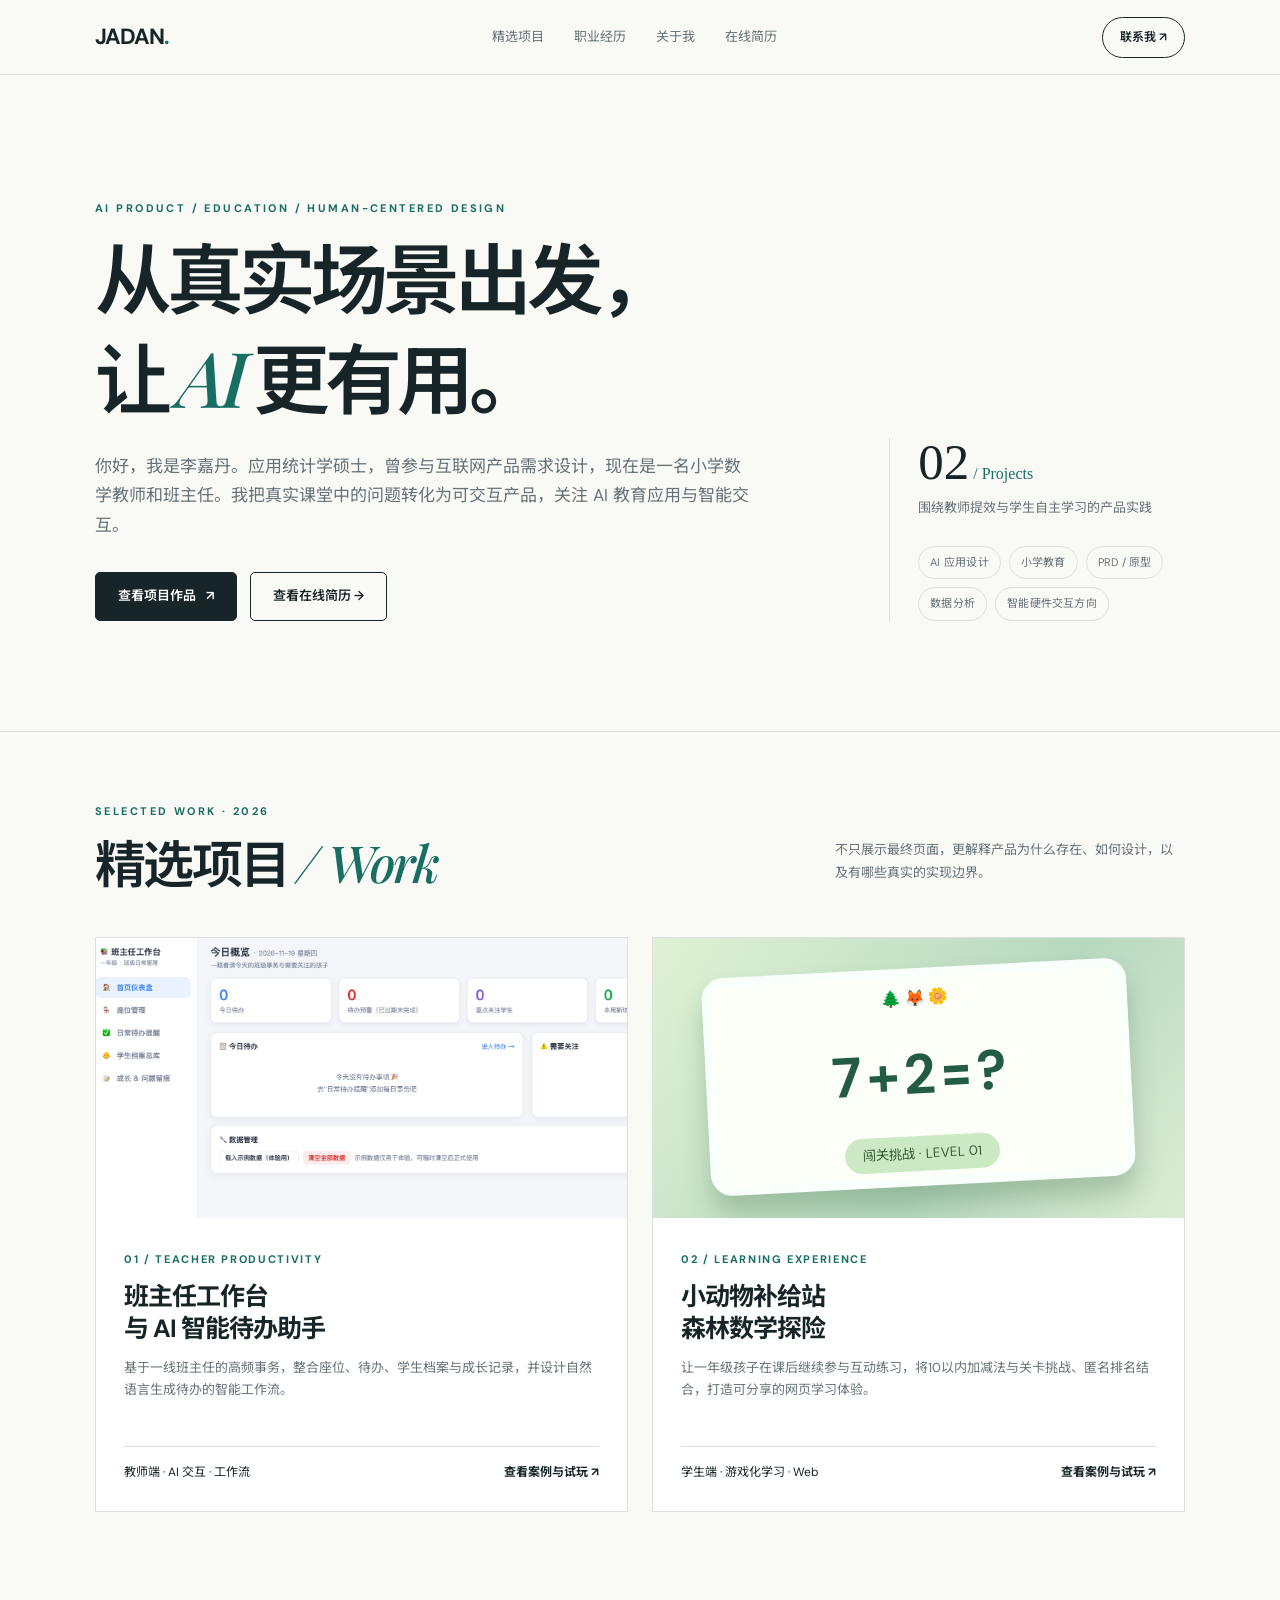
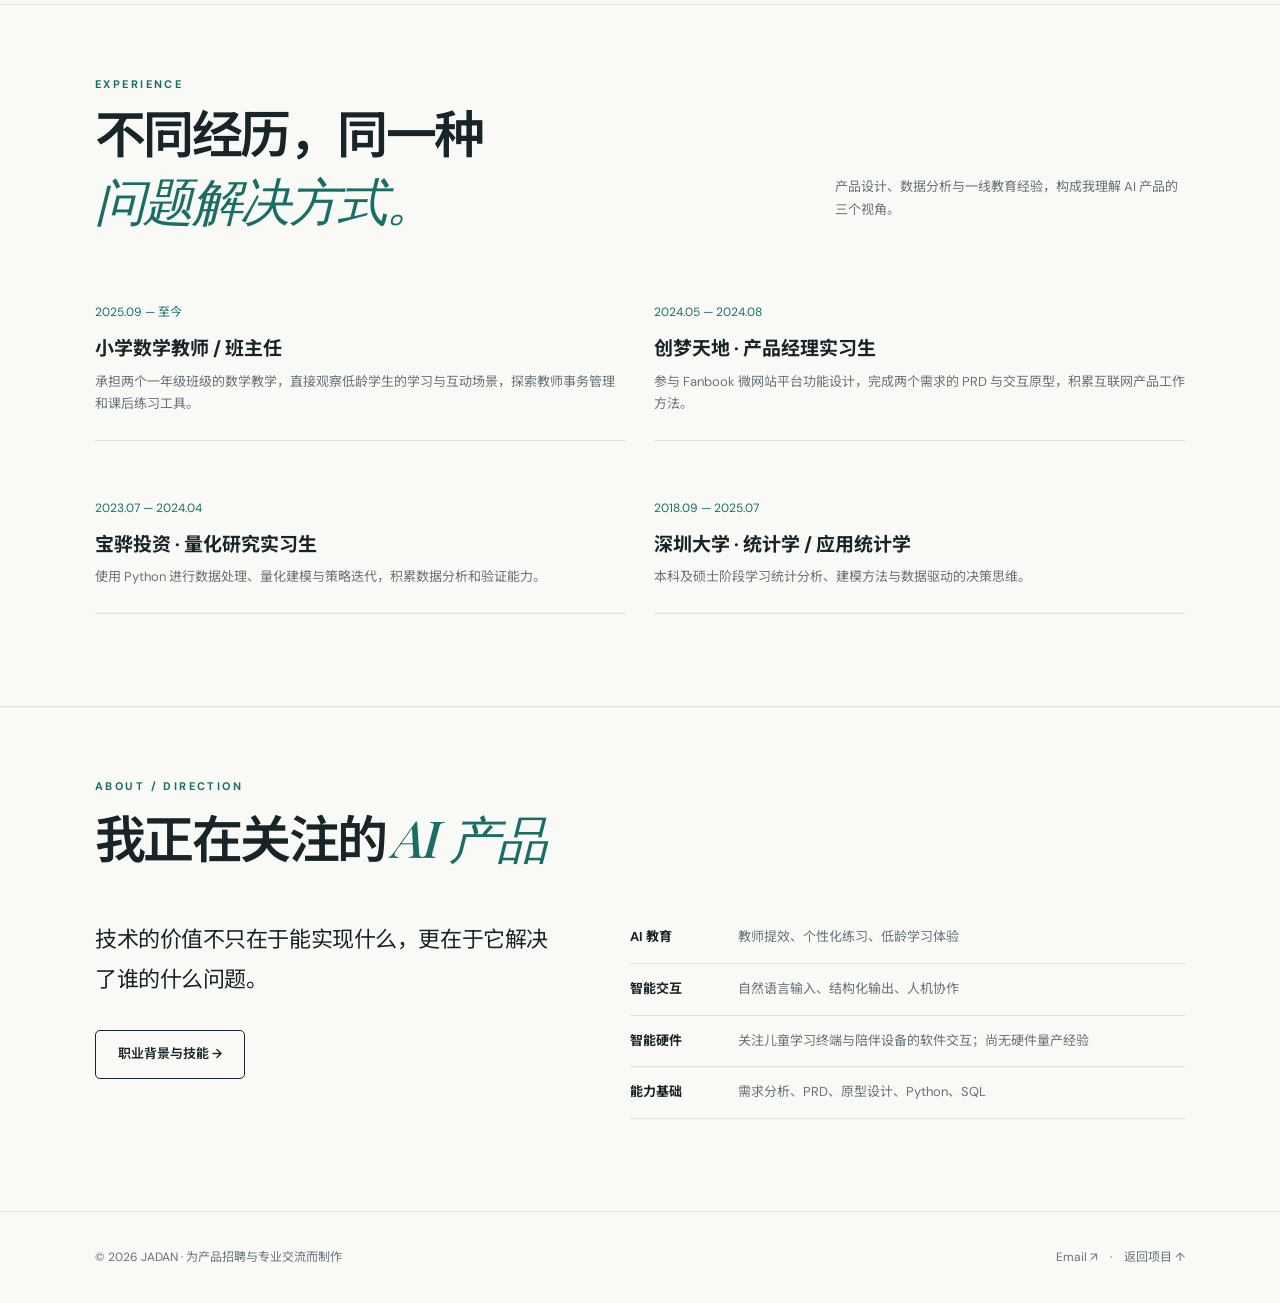
<file: index.html>
<!doctype html><html lang="zh-CN"><head><meta charset="UTF-8"><meta name="viewport" content="width=device-width,initial-scale=1"><meta name="description" content="李嘉丹的AI产品作品集：教育场景、智能交互、产品设计与数据分析。"><title>李嘉丹 · AI 产品作品集</title><link rel="stylesheet" href="style.css"><script src="script.js" defer></script></head><body>
<header class="topbar"><nav class="wrap nav" aria-label="主导航"><a class="brand" href="index.html">JADAN<span>.</span></a><button class="menu" aria-label="展开导航" aria-expanded="false">☰</button><div class="links"><a href="#work">精选项目</a><a href="#experience">职业经历</a><a href="#about">关于我</a><a href="resume.html">在线简历</a></div><a class="nav-contact" href="mailto:lijiadan_01@163.com">联系我 ↗</a></nav></header>
<main><div class="wrap"><section class="hero"><div><div class="eyebrow">AI Product / Education / Human-centered Design</div><h1>从真实场景出发，<br>让 <span class="serif">AI</span> 更有用。</h1><p class="intro">你好，我是李嘉丹。应用统计学硕士，曾参与互联网产品需求设计，现在是一名小学数学教师和班主任。我把真实课堂中的问题转化为可交互产品，关注 AI 教育应用与智能交互。</p><div class="actions"><a class="btn" href="#work">查看项目作品 <span>↗</span></a><a class="btn ghost" href="resume.html">查看在线简历 →</a></div></div><aside class="hero-side"><div class="big">02<span style="font-size:16px;color:var(--accent)"> / Projects</span></div><p>围绕教师提效与学生自主学习的产品实践</p><div class="tags"><span class="tag">AI 应用设计</span><span class="tag">小学教育</span><span class="tag">PRD / 原型</span><span class="tag">数据分析</span><span class="tag">智能硬件交互方向</span></div></aside></section></div>
<section id="work" class="section"><div class="wrap"><div class="section-heading"><div><div class="eyebrow">Selected Work · 2026</div><h2>精选项目 <span class="serif">/ Work</span></h2></div><p>不只展示最终页面，更解释产品为什么存在、如何设计，以及有哪些真实的实现边界。</p></div><div class="project-grid"><a href="teacher.html" class="project"><div class="project-visual"><img src="assets/teacher-dashboard.png" alt="班主任工作台首页的真实界面截图"></div><div class="pbody"><span class="pnum">01 / TEACHER PRODUCTIVITY</span><h3>班主任工作台<br>与 AI 智能待办助手</h3><p>基于一线班主任的高频事务，整合座位、待办、学生档案与成长记录，并设计自然语言生成待办的智能工作流。</p><div class="pfoot"><span>教师端 · AI 交互 · 工作流</span><strong>查看案例与试玩 ↗</strong></div></div></a><a href="math.html" class="project"><div class="project-visual math"><div class="math-art"><div>🌲 🦊 🌼</div><strong>7 + 2 = ?</strong><small>闯关挑战 · LEVEL 01</small></div></div><div class="pbody"><span class="pnum">02 / LEARNING EXPERIENCE</span><h3>小动物补给站<br>森林数学探险</h3><p>让一年级孩子在课后继续参与互动练习，将10以内加减法与关卡挑战、匿名排名结合，打造可分享的网页学习体验。</p><div class="pfoot"><span>学生端 · 游戏化学习 · Web</span><strong>查看案例与试玩 ↗</strong></div></div></a></div></div></section>
<section id="experience" class="section"><div class="wrap"><div class="section-heading"><div><div class="eyebrow">Experience</div><h2>不同经历，同一种<br><span class="serif">问题解决方式。</span></h2></div><p>产品设计、数据分析与一线教育经验，构成我理解 AI 产品的三个视角。</p></div><div class="timeline"><div class="timeline-item"><small>2025.09 — 至今</small><h3>小学数学教师 / 班主任</h3><p>承担两个一年级班级的数学教学，直接观察低龄学生的学习与互动场景，探索教师事务管理和课后练习工具。</p></div><div class="timeline-item"><small>2024.05 — 2024.08</small><h3>创梦天地 · 产品经理实习生</h3><p>参与 Fanbook 微网站平台功能设计，完成两个需求的 PRD 与交互原型，积累互联网产品工作方法。</p></div><div class="timeline-item"><small>2023.07 — 2024.04</small><h3>宝骅投资 · 量化研究实习生</h3><p>使用 Python 进行数据处理、量化建模与策略迭代，积累数据分析和验证能力。</p></div><div class="timeline-item"><small>2018.09 — 2025.07</small><h3>深圳大学 · 统计学 / 应用统计学</h3><p>本科及硕士阶段学习统计分析、建模方法与数据驱动的决策思维。</p></div></div></div></section>
<section id="about" class="section"><div class="wrap"><div class="section-heading"><div><div class="eyebrow">About / Direction</div><h2>我正在关注的 <span class="serif">AI 产品</span></h2></div></div><div class="about-grid"><div><p class="lead">技术的价值不只在于能实现什么，更在于它解决了谁的什么问题。</p><div class="actions"><a class="btn ghost" href="resume.html">职业背景与技能 →</a></div></div><div><div class="fact"><b>AI 教育</b><span>教师提效、个性化练习、低龄学习体验</span></div><div class="fact"><b>智能交互</b><span>自然语言输入、结构化输出、人机协作</span></div><div class="fact"><b>智能硬件</b><span>关注儿童学习终端与陪伴设备的软件交互；尚无硬件量产经验</span></div><div class="fact"><b>能力基础</b><span>需求分析、PRD、原型设计、Python、SQL</span></div></div></div></div></section></main>
<footer><div class="wrap foot"><span>© 2026 JADAN · 为产品招聘与专业交流而制作</span><span><a href="mailto:lijiadan_01@163.com">Email ↗</a>　·　<a href="#work">返回项目 ↑</a></span></div></footer></body></html>
</file>
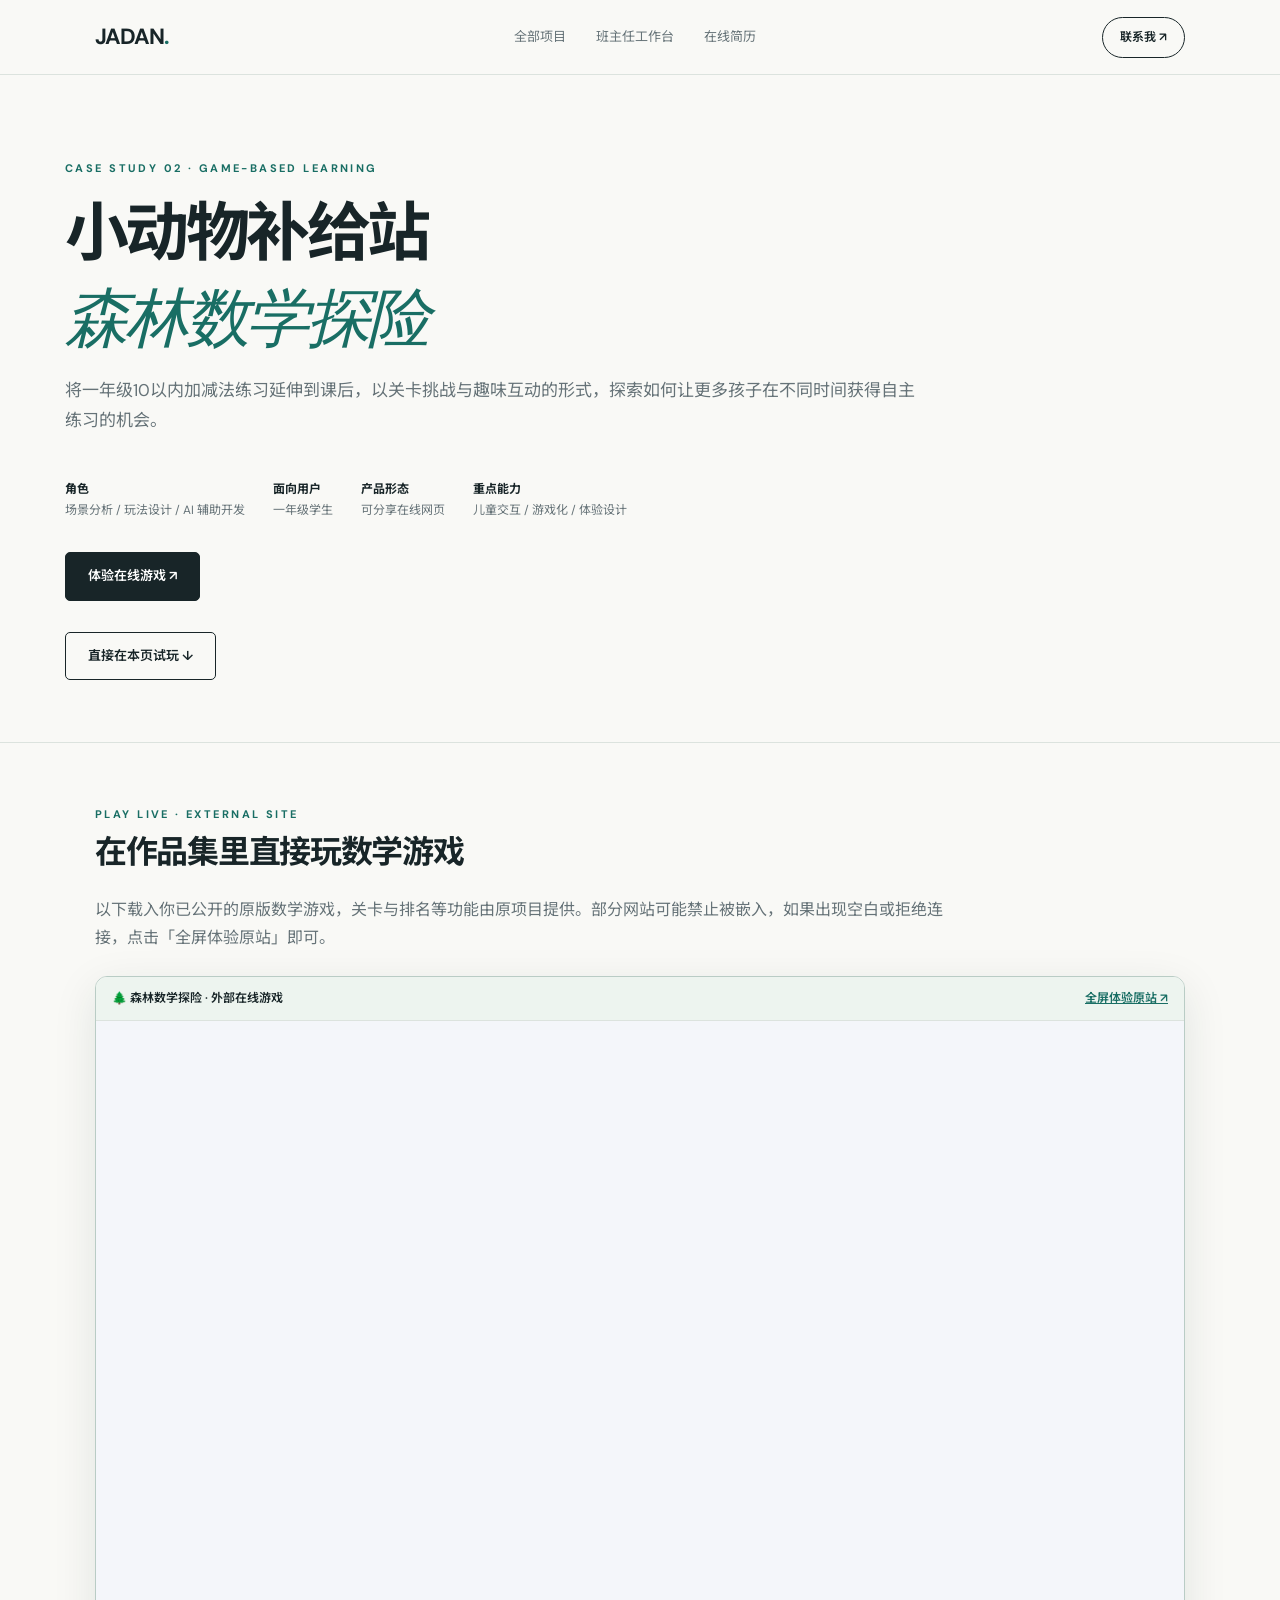
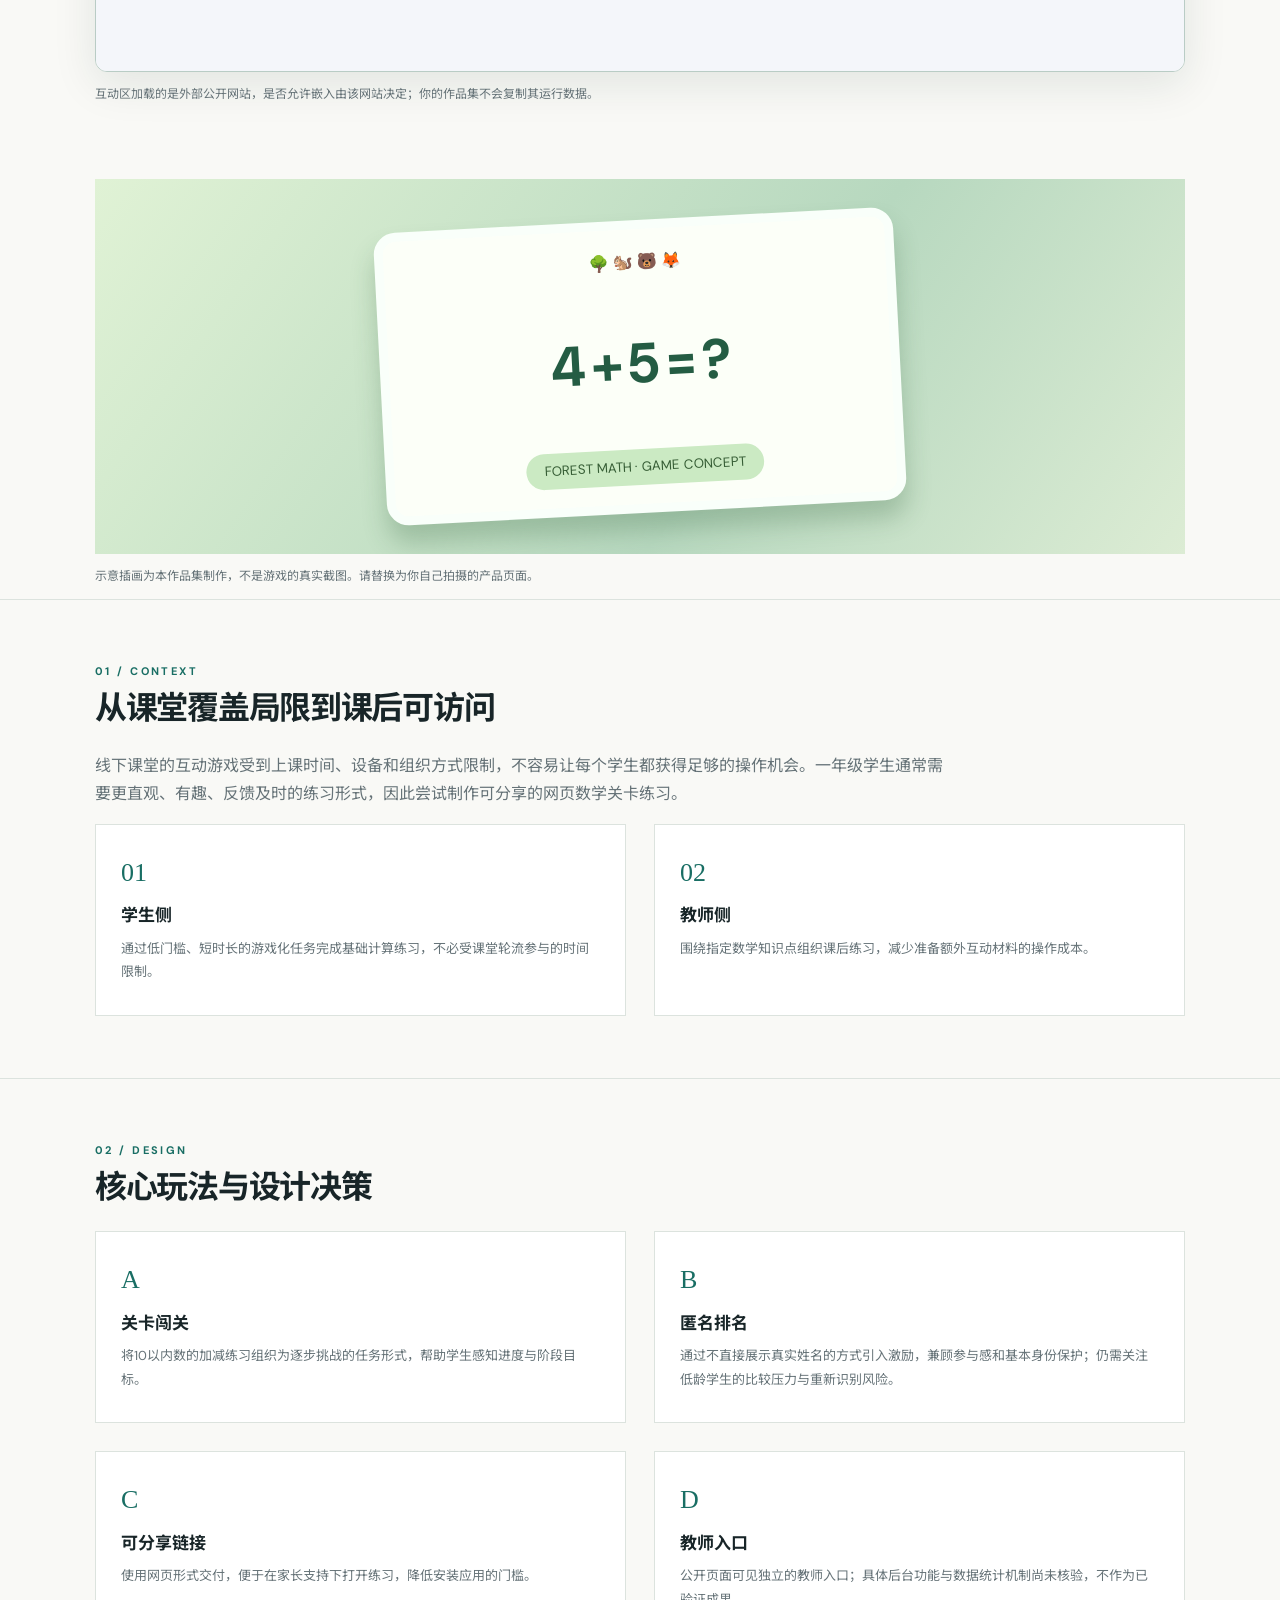
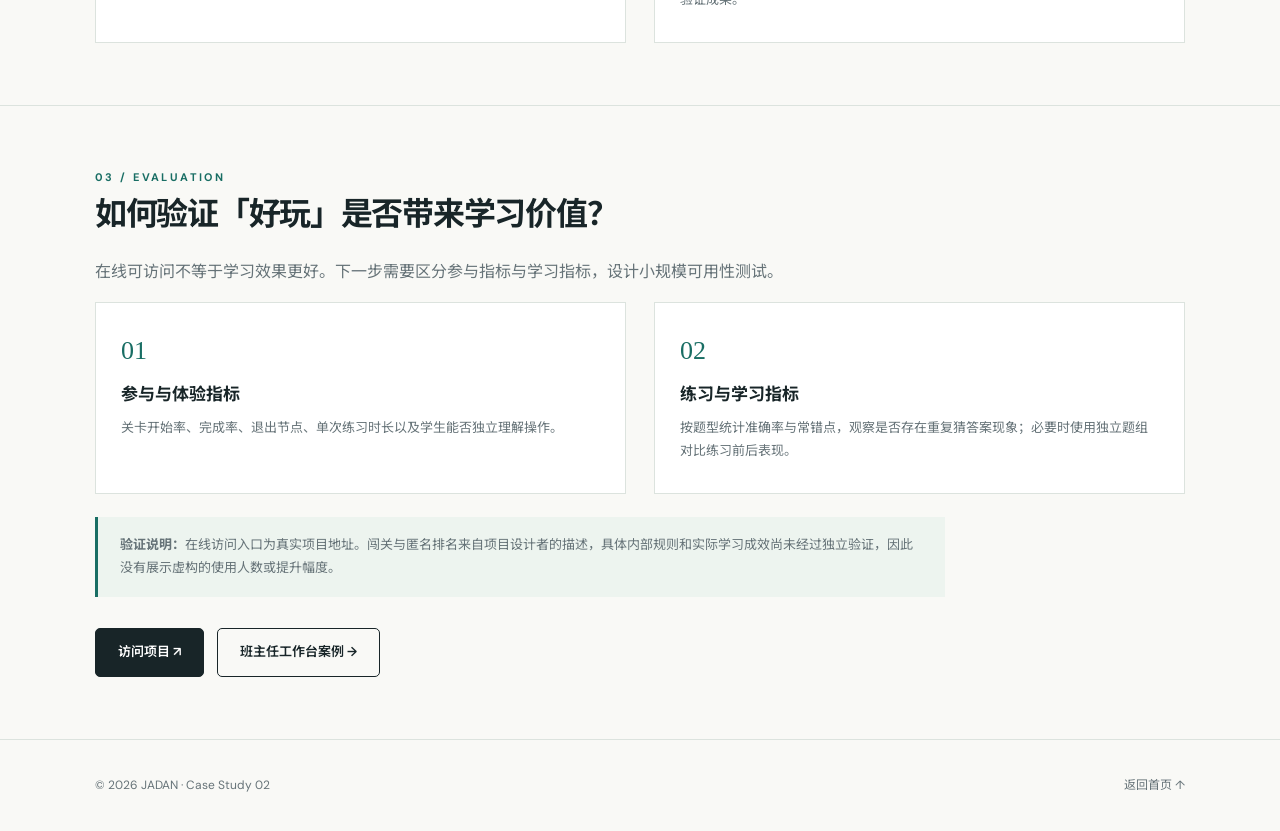
<file: math.html>
<!doctype html><html lang="zh-CN"><head><meta charset="UTF-8"><meta name="viewport" content="width=device-width,initial-scale=1"><title>森林数学探险 · 李嘉丹的产品作品集</title><meta name="description" content="面向小学一年级的10以内加减法闯关练习产品案例。"><link rel="stylesheet" href="style.css"><script src="script.js" defer></script></head><body>
<header class="topbar"><nav class="wrap nav"><a class="brand" href="index.html">JADAN<span>.</span></a><button class="menu" aria-expanded="false" aria-label="展开导航">☰</button><div class="links"><a href="index.html#work">全部项目</a><a href="teacher.html">班主任工作台</a><a href="resume.html">在线简历</a></div><a class="nav-contact" href="mailto:lijiadan_01@163.com">联系我 ↗</a></nav></header>
<main><div class="wrap page-hero"><div class="eyebrow">Case Study 02 · Game-based Learning</div><h1>小动物补给站<br><span class="serif">森林数学探险</span></h1><p class="summary">将一年级10以内加减法练习延伸到课后，以关卡挑战与趣味互动的形式，探索如何让更多孩子在不同时间获得自主练习的机会。</p><div class="meta"><div><strong>角色</strong>场景分析 / 玩法设计 / AI 辅助开发</div><div><strong>面向用户</strong>一年级学生</div><div><strong>产品形态</strong>可分享在线网页</div><div><strong>重点能力</strong>儿童交互 / 游戏化 / 体验设计</div></div><div class="actions"><a class="btn" target="_blank" rel="noopener noreferrer" href="https://forest-math-jadan-20261118.beigecedar67.chatgpt.site/">体验在线游戏 ↗</a></div><div class="actions"><a class="btn ghost" href="#interactive-math">直接在本页试玩 ↓</a></div></div>
<section class="case-section" id="interactive-math"><div class="wrap"><div class="eyebrow">PLAY LIVE · EXTERNAL SITE</div><h2>在作品集里直接玩数学游戏</h2><p>以下载入你已公开的原版数学游戏，关卡与排名等功能由原项目提供。部分网站可能禁止被嵌入，如果出现空白或拒绝连接，点击「全屏体验原站」即可。</p><div class="demo-frame"><div class="demo-bar"><span>🌲 森林数学探险 · 外部在线游戏</span><a href="https://forest-math-jadan-20261118.beigecedar67.chatgpt.site/" target="_blank" rel="noopener noreferrer">全屏体验原站 ↗</a></div><iframe loading="lazy" src="https://forest-math-jadan-20261118.beigecedar67.chatgpt.site/" title="森林数学探险在线交互游戏" referrerpolicy="strict-origin-when-cross-origin" allow="fullscreen"></iframe></div><p class="conf">互动区加载的是外部公开网站，是否允许嵌入由该网站决定；你的作品集不会复制其运行数据。</p></div></section>
<div class="wrap"><div class="project-visual math" style="height:375px"><div class="math-art" style="max-width:520px"><div>🌳 🐿️ 🐻 🦊</div><strong>4 + 5 = ?</strong><small>FOREST MATH · GAME CONCEPT</small></div></div><p class="conf">示意插画为本作品集制作，不是游戏的真实截图。请替换为你自己拍摄的产品页面。</p></div>
<section class="case-section"><div class="wrap"><div class="eyebrow">01 / Context</div><h2>从课堂覆盖局限到课后可访问</h2><p>线下课堂的互动游戏受到上课时间、设备和组织方式限制，不容易让每个学生都获得足够的操作机会。一年级学生通常需要更直观、有趣、反馈及时的练习形式，因此尝试制作可分享的网页数学关卡练习。</p><div class="columns"><div class="feature"><span class="no">01</span><h3>学生侧</h3><p>通过低门槛、短时长的游戏化任务完成基础计算练习，不必受课堂轮流参与的时间限制。</p></div><div class="feature"><span class="no">02</span><h3>教师侧</h3><p>围绕指定数学知识点组织课后练习，减少准备额外互动材料的操作成本。</p></div></div></div></section>
<section class="case-section"><div class="wrap"><div class="eyebrow">02 / Design</div><h2>核心玩法与设计决策</h2><div class="columns"><div class="feature"><span class="no">A</span><h3>关卡闯关</h3><p>将10以内数的加减练习组织为逐步挑战的任务形式，帮助学生感知进度与阶段目标。</p></div><div class="feature"><span class="no">B</span><h3>匿名排名</h3><p>通过不直接展示真实姓名的方式引入激励，兼顾参与感和基本身份保护；仍需关注低龄学生的比较压力与重新识别风险。</p></div><div class="feature"><span class="no">C</span><h3>可分享链接</h3><p>使用网页形式交付，便于在家长支持下打开练习，降低安装应用的门槛。</p></div><div class="feature"><span class="no">D</span><h3>教师入口</h3><p>公开页面可见独立的教师入口；具体后台功能与数据统计机制尚未核验，不作为已验证成果。</p></div></div></div></section>
<section class="case-section"><div class="wrap"><div class="eyebrow">03 / Evaluation</div><h2>如何验证「好玩」是否带来学习价值？</h2><p>在线可访问不等于学习效果更好。下一步需要区分参与指标与学习指标，设计小规模可用性测试。</p><div class="columns"><div class="feature"><span class="no">01</span><h3>参与与体验指标</h3><p>关卡开始率、完成率、退出节点、单次练习时长以及学生能否独立理解操作。</p></div><div class="feature"><span class="no">02</span><h3>练习与学习指标</h3><p>按题型统计准确率与常错点，观察是否存在重复猜答案现象；必要时使用独立题组对比练习前后表现。</p></div></div><p class="note" style="margin-top:23px"><b>验证说明：</b>在线访问入口为真实项目地址。闯关与匿名排名来自项目设计者的描述，具体内部规则和实际学习成效尚未经过独立验证，因此没有展示虚构的使用人数或提升幅度。</p><div class="actions"><a class="btn" href="https://forest-math-jadan-20261118.beigecedar67.chatgpt.site/" target="_blank" rel="noopener noreferrer">访问项目 ↗</a><a class="btn ghost" href="teacher.html">班主任工作台案例 →</a></div></div></section></main>
<footer><div class="wrap foot"><span>© 2026 JADAN · Case Study 02</span><a href="index.html">返回首页 ↑</a></div></footer></body></html>
</file>
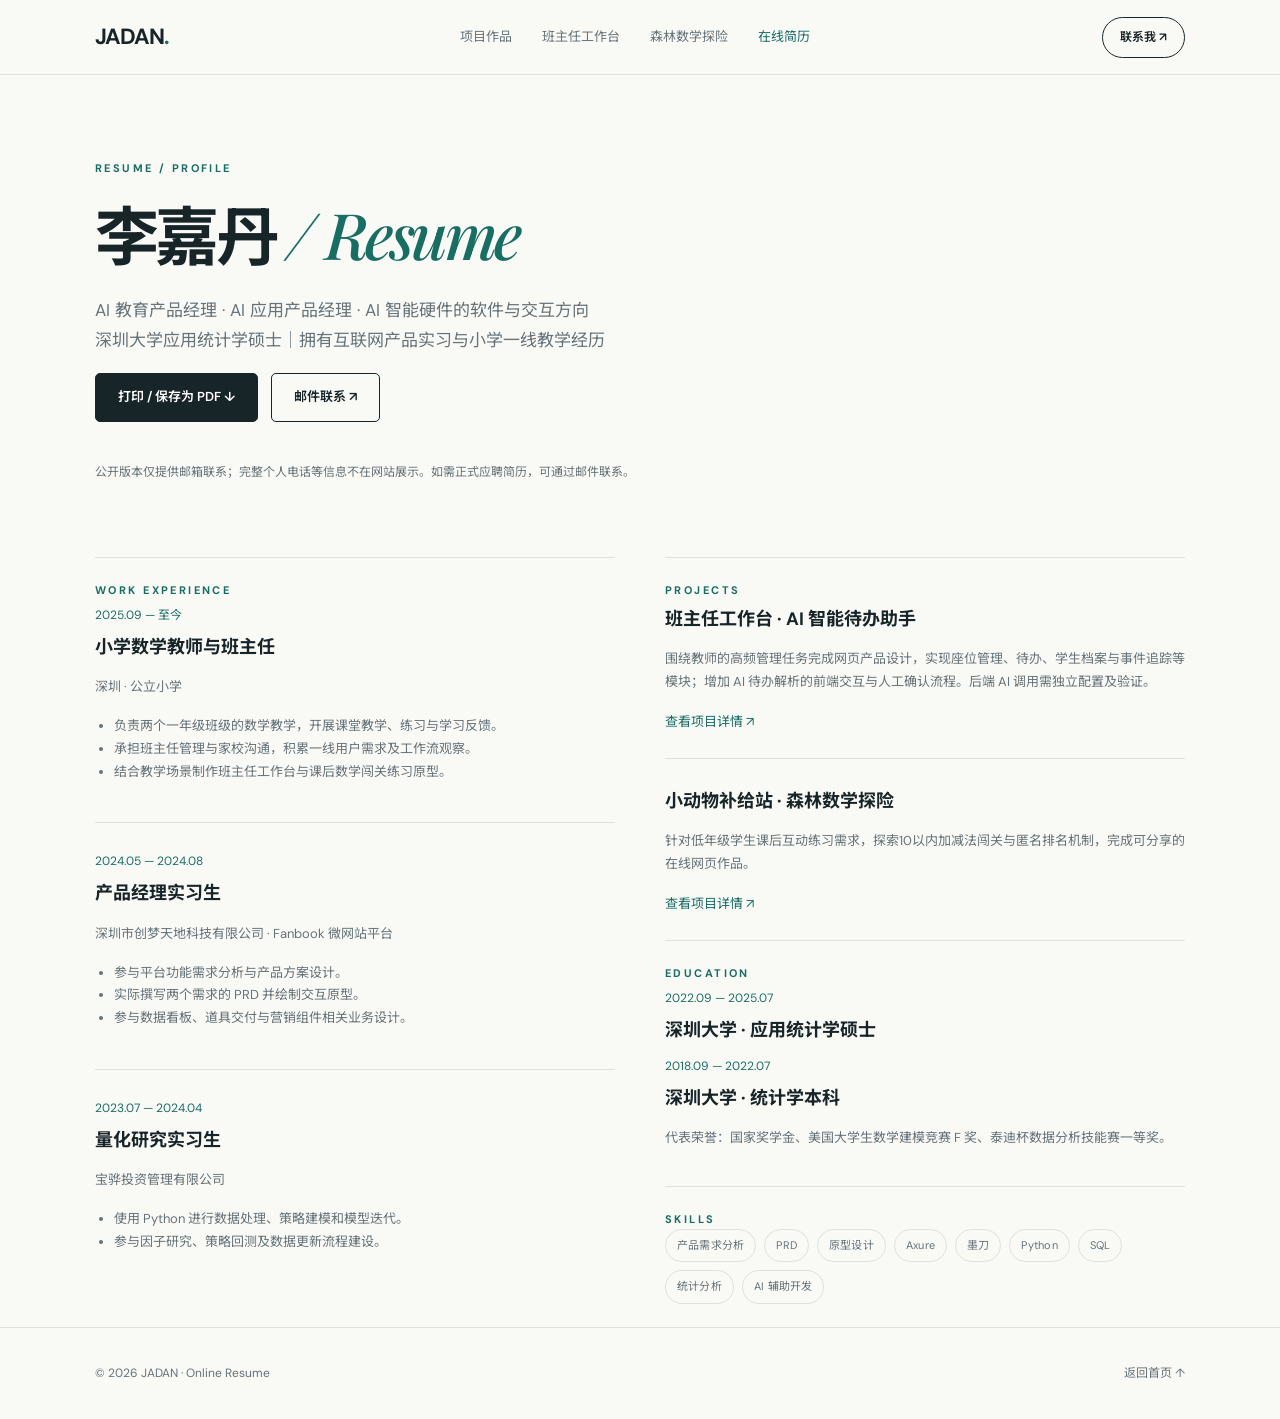
<file: resume.html>
<!doctype html><html lang="zh-CN"><head><meta charset="UTF-8"><meta name="viewport" content="width=device-width,initial-scale=1"><title>在线简历 · 李嘉丹</title><meta name="description" content="李嘉丹的在线简历：AI教育产品经理、AI应用与智能交互方向。"><link rel="stylesheet" href="style.css"><script src="script.js" defer></script></head><body>
<header class="topbar"><nav class="wrap nav"><a class="brand" href="index.html">JADAN<span>.</span></a><button class="menu" aria-expanded="false" aria-label="展开导航">☰</button><div class="links"><a href="index.html#work">项目作品</a><a href="teacher.html">班主任工作台</a><a href="math.html">森林数学探险</a><a href="resume.html" aria-current="page">在线简历</a></div><a class="nav-contact" href="mailto:lijiadan_01@163.com">联系我 ↗</a></nav></header>
<main class="wrap"><div class="page-hero"><div class="eyebrow">Resume / Profile</div><h1>李嘉丹 <span class="serif">/ Resume</span></h1><p class="summary">AI 教育产品经理 · AI 应用产品经理 · AI 智能硬件的软件与交互方向<br>深圳大学应用统计学硕士｜拥有互联网产品实习与小学一线教学经历</p><div class="actions resume-actions"><button class="btn" onclick="window.print()">打印 / 保存为 PDF ↓</button><a class="btn ghost" href="mailto:lijiadan_01@163.com">邮件联系 ↗</a></div><p class="conf">公开版本仅提供邮箱联系；完整个人电话等信息不在网站展示。如需正式应聘简历，可通过邮件联系。</p></div>
<div class="resume-grid"><div><section class="resume-block"><div class="eyebrow">Work Experience</div><time>2025.09 — 至今</time><h3>小学数学教师与班主任</h3><p>深圳 · 公立小学</p><ul><li>负责两个一年级班级的数学教学，开展课堂教学、练习与学习反馈。</li><li>承担班主任管理与家校沟通，积累一线用户需求及工作流观察。</li><li>结合教学场景制作班主任工作台与课后数学闯关练习原型。</li></ul></section><section class="resume-block"><time>2024.05 — 2024.08</time><h3>产品经理实习生</h3><p>深圳市创梦天地科技有限公司 · Fanbook 微网站平台</p><ul><li>参与平台功能需求分析与产品方案设计。</li><li>实际撰写两个需求的 PRD 并绘制交互原型。</li><li>参与数据看板、道具交付与营销组件相关业务设计。</li></ul></section><section class="resume-block"><time>2023.07 — 2024.04</time><h3>量化研究实习生</h3><p>宝骅投资管理有限公司</p><ul><li>使用 Python 进行数据处理、策略建模和模型迭代。</li><li>参与因子研究、策略回测及数据更新流程建设。</li></ul></section></div>
<div><section class="resume-block"><div class="eyebrow">Projects</div><h3>班主任工作台 · AI 智能待办助手</h3><p>围绕教师的高频管理任务完成网页产品设计，实现座位管理、待办、学生档案与事件追踪等模块；增加 AI 待办解析的前端交互与人工确认流程。后端 AI 调用需独立配置及验证。</p><a href="teacher.html" style="color:var(--accent);font-size:13px">查看项目详情 ↗</a></section><section class="resume-block"><h3>小动物补给站 · 森林数学探险</h3><p>针对低年级学生课后互动练习需求，探索10以内加减法闯关与匿名排名机制，完成可分享的在线网页作品。</p><a href="math.html" style="color:var(--accent);font-size:13px">查看项目详情 ↗</a></section><section class="resume-block"><div class="eyebrow">Education</div><time>2022.09 — 2025.07</time><h3>深圳大学 · 应用统计学硕士</h3><time>2018.09 — 2022.07</time><h3>深圳大学 · 统计学本科</h3><p>代表荣誉：国家奖学金、美国大学生数学建模竞赛 F 奖、泰迪杯数据分析技能赛一等奖。</p></section><section class="resume-block"><div class="eyebrow">Skills</div><div class="tags"><span class="tag">产品需求分析</span><span class="tag">PRD</span><span class="tag">原型设计</span><span class="tag">Axure</span><span class="tag">墨刀</span><span class="tag">Python</span><span class="tag">SQL</span><span class="tag">统计分析</span><span class="tag">AI 辅助开发</span></div></section></div></div>
</main><footer><div class="wrap foot"><span>© 2026 JADAN · Online Resume</span><a href="index.html">返回首页 ↑</a></div></footer></body></html>
</file>
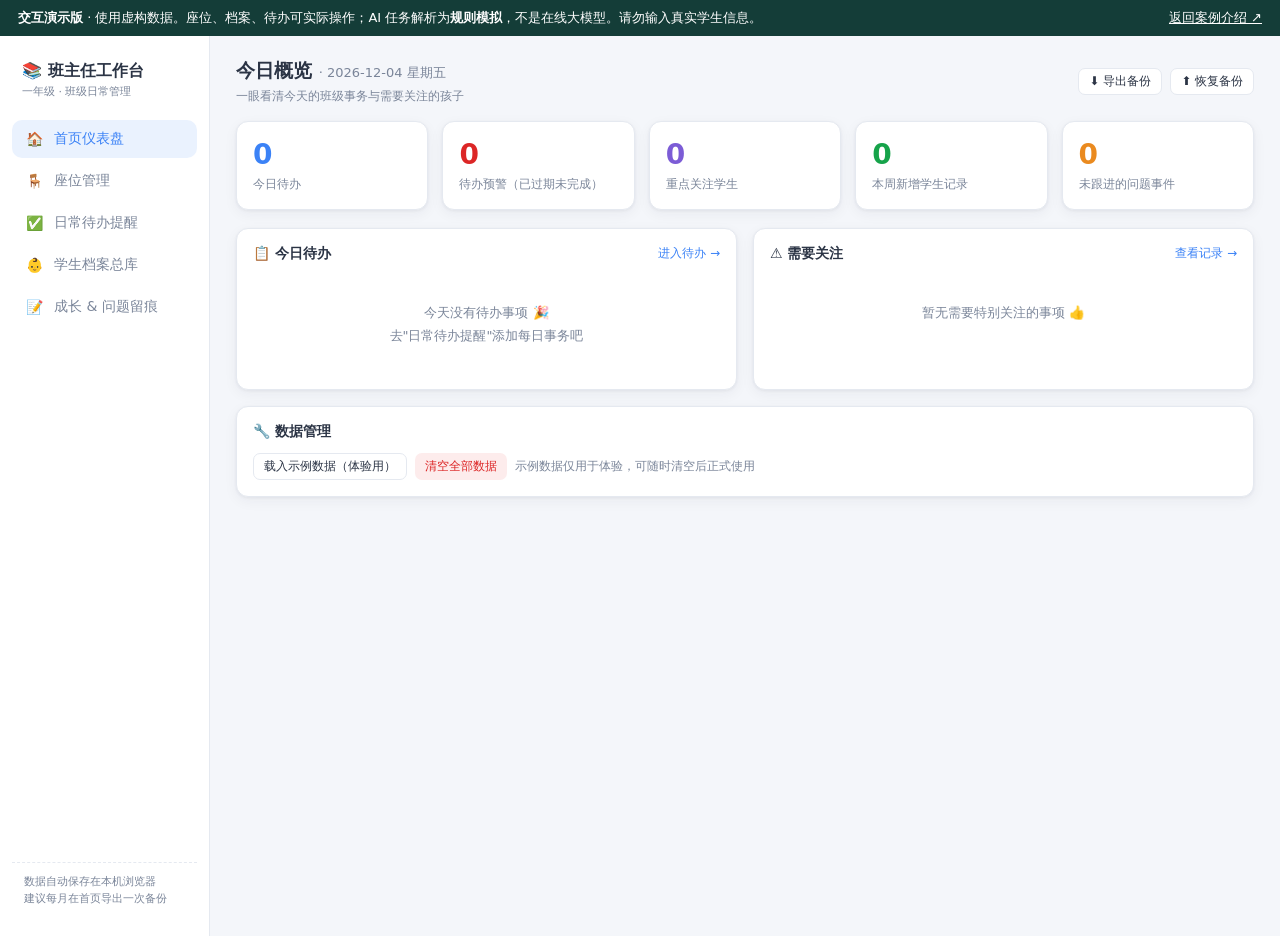
<file: teacher-demo.html>
<!DOCTYPE html>
<html lang="zh-CN">
<head>
<meta charset="UTF-8">
<meta name="viewport" content="width=device-width, initial-scale=1.0">
<title>班主任工作台｜交互演示（模拟数据）</title>
<style>
:root{
  --bg:#f4f6fa; --card:#ffffff; --border:#e5e9f0; --text:#2b3445; --sub:#7a8599;
  --blue:#3b82f6; --blue-l:#eaf2fe; --green:#16a34a; --green-l:#e9f7ee;
  --red:#dc2626; --red-l:#fdecec; --orange:#ea8a1f; --orange-l:#fdf3e7;
  --purple:#7c5cd6; --purple-l:#f1edfb; --teal:#0d9488; --teal-l:#e6f5f3;
  --radius:12px; --shadow:0 1px 3px rgba(30,40,60,.06),0 4px 14px rgba(30,40,60,.05);
}
*{box-sizing:border-box;margin:0;padding:0}
body{font-family:"PingFang SC","Microsoft YaHei",system-ui,sans-serif;background:var(--bg);color:var(--text);font-size:14px}
.app{display:flex;min-height:100vh}
/* ---------- 侧边栏 ---------- */
.sidebar{width:210px;background:#fff;border-right:1px solid var(--border);padding:18px 12px;position:sticky;top:0;height:100vh;display:flex;flex-direction:column;gap:4px;flex-shrink:0}
.logo{font-size:16px;font-weight:700;padding:6px 10px 16px;line-height:1.4}
.logo small{display:block;font-size:11px;color:var(--sub);font-weight:400;margin-top:2px}
.nav-item{display:flex;align-items:center;gap:10px;padding:10px 12px;border-radius:10px;cursor:pointer;color:var(--sub);font-weight:500;transition:.15s}
.nav-item:hover{background:#f2f5fa;color:var(--text)}
.nav-item.active{background:var(--blue-l);color:var(--blue)}
.nav-item .ico{width:20px;text-align:center}
.nav-item .badge{margin-left:auto;background:var(--red);color:#fff;font-size:11px;border-radius:8px;padding:1px 7px}
.sidebar .foot{margin-top:auto;padding:10px 12px;font-size:11px;color:var(--sub);line-height:1.6;border-top:1px dashed var(--border)}
/* ---------- 主区 ---------- */
.main{flex:1;padding:22px 26px;max-width:1280px}
.view{display:none}
.view.active{display:block}
.page-head{display:flex;align-items:center;justify-content:space-between;margin-bottom:16px;flex-wrap:wrap;gap:10px}
.page-head h2{font-size:19px}
.page-head .desc{font-size:12px;color:var(--sub);margin-top:4px;font-weight:400}
.btn{display:inline-flex;align-items:center;gap:6px;border:none;border-radius:9px;padding:8px 14px;font-size:13px;cursor:pointer;font-weight:500;transition:.15s;font-family:inherit}
.btn-primary{background:var(--blue);color:#fff}
.btn-primary:hover{background:#2f74e8}
.btn-plain{background:#fff;border:1px solid var(--border);color:var(--text)}
.btn-plain:hover{border-color:var(--blue);color:var(--blue)}
.btn-green{background:var(--green);color:#fff}
.btn-red{background:var(--red-l);color:var(--red)}
.btn-sm{padding:4px 10px;font-size:12px;border-radius:7px}
.card{background:var(--card);border-radius:var(--radius);box-shadow:var(--shadow);border:1px solid var(--border)}
.tag{display:inline-flex;align-items:center;font-size:11px;border-radius:6px;padding:2px 8px;margin:2px 3px 2px 0;font-weight:500}
/* ---------- 仪表盘 ---------- */
.stat-grid{display:grid;grid-template-columns:repeat(5,1fr);gap:14px;margin-bottom:18px}
.stat{padding:16px;border-radius:var(--radius);cursor:default}
.stat .num{font-size:28px;font-weight:700;line-height:1.2}
.stat .lbl{font-size:12px;margin-top:4px;color:var(--sub)}
.stat.warn .num{color:var(--red)} .stat.ok .num{color:var(--green)} .stat.info .num{color:var(--blue)} .stat.pur .num{color:var(--purple)} .stat.org .num{color:var(--orange)}
.dash-cols{display:grid;grid-template-columns:1fr 1fr;gap:16px}
.panel{padding:16px}
.panel h3{font-size:14px;margin-bottom:12px;display:flex;align-items:center;justify-content:space-between}
.panel h3 .more{font-size:12px;color:var(--blue);cursor:pointer;font-weight:400}
.todo-line{display:flex;align-items:center;gap:8px;padding:8px 10px;border-radius:8px;background:#f8fafc;margin-bottom:8px;font-size:13px}
.todo-line.done{opacity:.5;text-decoration:line-through}
.pri{font-size:11px;padding:1px 7px;border-radius:6px;font-weight:500}
.pri-高{background:var(--red-l);color:var(--red)} .pri-中{background:var(--orange-l);color:var(--orange)} .pri-低{background:var(--blue-l);color:var(--blue)}
.empty{color:var(--sub);font-size:13px;text-align:center;padding:26px 10px;line-height:1.8}
/* ---------- 座位 ---------- */
.seat-toolbar{display:flex;gap:8px;flex-wrap:wrap;align-items:center;margin-bottom:14px}
.toolbar-card{padding:12px 14px;display:flex;gap:10px;flex-wrap:wrap;align-items:center}
select,input[type=text],input[type=date],input[type=datetime-local],input[type=tel],textarea{
  border:1px solid var(--border);border-radius:8px;padding:7px 10px;font-size:13px;font-family:inherit;background:#fff;color:var(--text);outline:none}
select:focus,input:focus,textarea:focus{border-color:var(--blue)}
textarea{resize:vertical;min-height:64px}
label.f{display:flex;flex-direction:column;gap:5px;font-size:12px;color:var(--sub);font-weight:500}
.seat-area{display:flex;gap:18px;flex-wrap:wrap;align-items:flex-start}
.classroom{flex:1;min-width:640px;padding:18px}
.board-bar{background:#f1f5f9;border-radius:8px;text-align:center;padding:6px;font-size:12px;color:var(--sub);margin-bottom:16px;letter-spacing:2px}
.groups-row{display:grid;grid-template-columns:repeat(4,1fr);gap:14px}
.group{background:#f8fafc;border:1.5px solid var(--border);border-radius:10px;padding:10px}
.group-title{text-align:center;font-size:12px;font-weight:600;color:var(--blue);margin-bottom:8px}
.group .rowpair{display:grid;grid-template-columns:1fr 1fr;gap:6px;margin-bottom:6px}
.row-label{font-size:10px;color:var(--sub);text-align:center;margin:-3px 0 4px}
.seat{background:#fff;border:1.5px solid var(--border);border-radius:8px;min-height:44px;padding:5px 6px;font-size:12px;cursor:grab;position:relative;transition:.12s;overflow:hidden}
.seat:hover{border-color:var(--blue);box-shadow:0 0 0 2px var(--blue-l)}
.seat.filled{background:#eef4ff}
.seat .sname{font-weight:600;font-size:13px;white-space:nowrap;text-overflow:ellipsis;overflow:hidden}
.seat .stags{font-size:10px;color:var(--orange);white-space:nowrap;overflow:hidden;text-overflow:ellipsis}
.seat.single-desk{border-style:dashed;border-color:var(--teal);background:var(--teal-l)}
.seat.single-desk.filled{background:#d9efec}
.seat .corner{position:absolute;top:3px;right:5px;font-size:9px;color:var(--teal);font-weight:600}
.seat.drag-over{border-style:dashed;border-color:var(--blue);background:var(--blue-l)}
.pool{width:250px;flex-shrink:0}
.pool .pool-box{padding:12px;max-height:520px;overflow:auto}
.pool-item{background:#fff;border:1px solid var(--border);border-radius:8px;padding:7px 10px;margin-bottom:7px;font-size:13px;cursor:grab;display:flex;justify-content:space-between;align-items:center}
.pool-item:hover{border-color:var(--blue);background:var(--blue-l)}
.pool-item .pt{font-size:10px;color:var(--orange)}
.legend{font-size:11px;color:var(--sub);margin-top:12px;display:flex;gap:16px;flex-wrap:wrap}
.legend i{display:inline-block;width:12px;height:12px;border-radius:4px;vertical-align:-2px;margin-right:4px;border:1.5px solid var(--border)}
.seat-table-wrap,.list-wrap{overflow:auto;margin-top:14px}
table.tbl{width:100%;border-collapse:collapse;background:#fff;font-size:13px}
.tbl th{background:#f7f9fc;color:var(--sub);font-size:12px;font-weight:600;text-align:left;padding:9px 12px;border-bottom:1px solid var(--border);white-space:nowrap}
.tbl td{padding:9px 12px;border-bottom:1px solid #eef1f6;vertical-align:top}
.tbl tr:hover td{background:#fafcff}
/* ---------- 待办 ---------- */
.todo-item{display:flex;gap:12px;padding:13px 16px;border-bottom:1px solid #eef1f6;align-items:flex-start}
.todo-item:last-child{border-bottom:none}
.todo-check{width:20px;height:20px;border-radius:6px;border:2px solid var(--border);cursor:pointer;flex-shrink:0;margin-top:2px;display:flex;align-items:center;justify-content:center;font-size:12px;color:#fff}
.todo-item.st-已完成 .todo-check{background:var(--green);border-color:var(--green)}
.todo-item.st-进行中 .todo-check{background:var(--orange);border-color:var(--orange)}
.todo-item.overdue .todo-title{color:var(--red)}
.todo-title{font-weight:600;font-size:14px}
.todo-meta{font-size:12px;color:var(--sub);margin-top:4px;display:flex;gap:10px;flex-wrap:wrap;align-items:center}
.todo-repeat{background:var(--purple-l);color:var(--purple);font-size:11px;padding:1px 7px;border-radius:6px}
.todo-act{margin-left:auto;display:flex;gap:6px;flex-shrink:0}
/* ---------- 档案卡片 ---------- */
.stu-grid{display:grid;grid-template-columns:repeat(auto-fill,minmax(215px,1fr));gap:14px}
.stu-card{padding:14px;cursor:pointer;transition:.15s;position:relative}
.stu-card:hover{transform:translateY(-2px);box-shadow:0 6px 18px rgba(30,40,60,.1)}
.stu-card .avatar{width:38px;height:38px;border-radius:50%;background:var(--blue-l);color:var(--blue);display:flex;align-items:center;justify-content:center;font-weight:700;font-size:15px}
.stu-card .nm{font-weight:700;font-size:15px;margin-top:8px}
.stu-card .meta{font-size:11px;color:var(--sub);margin-top:3px;line-height:1.6}
.focus-flag{position:absolute;top:10px;right:10px;font-size:10px;background:var(--red-l);color:var(--red);padding:2px 7px;border-radius:6px;font-weight:600}
/* ---------- 记录 ---------- */
.seg{display:inline-flex;background:#eef1f6;border-radius:10px;padding:3px;margin-bottom:14px}
.seg button{border:none;background:transparent;padding:7px 18px;border-radius:8px;font-size:13px;cursor:pointer;color:var(--sub);font-family:inherit;font-weight:500}
.seg button.active{background:#fff;color:var(--blue);font-weight:600;box-shadow:0 1px 3px rgba(0,0,0,.08)}
.rec-card{padding:14px 16px;border-bottom:1px solid #eef1f6}
.rec-card:last-child{border:none}
.rec-head{display:flex;gap:8px;align-items:center;flex-wrap:wrap}
.rec-head .who{font-weight:700;font-size:14px;cursor:pointer;color:var(--blue)}
.rec-body{font-size:13px;margin-top:7px;line-height:1.7;color:#44506a}
.rec-fields{font-size:12px;color:var(--sub);margin-top:6px;line-height:1.8}
.rec-actions{margin-top:8px;display:flex;gap:6px}
.type-chip{font-size:11px;padding:2px 8px;border-radius:6px;font-weight:500}
.positive .type-chip{background:var(--green-l);color:var(--green)}
.timeline{margin-top:10px;border-left:2px solid var(--border);padding-left:14px;margin-left:4px}
.timeline .tl-item{position:relative;padding:4px 0 8px;font-size:12px;color:var(--sub);line-height:1.7}
.timeline .tl-item::before{content:"";position:absolute;left:-19px;top:11px;width:8px;height:8px;border-radius:50%;background:var(--orange)}
.timeline .tl-item b{color:var(--text)}
/* ---------- 弹窗 ---------- */
.modal-mask{position:fixed;inset:0;background:rgba(20,28,45,.45);display:none;align-items:flex-start;justify-content:center;z-index:100;overflow:auto;padding:40px 16px}
.modal-mask.show{display:flex}
.modal{background:#fff;border-radius:14px;width:640px;max-width:100%;padding:22px 24px;box-shadow:0 20px 60px rgba(0,0,0,.2)}
.modal h3{font-size:16px;margin-bottom:16px}
.modal .frm{display:grid;grid-template-columns:1fr 1fr;gap:12px}
.modal .frm .full{grid-column:1/-1}
.modal-foot{margin-top:18px;display:flex;justify-content:flex-end;gap:8px}
.chk-row{display:flex;gap:8px;flex-wrap:wrap}
.chk{border:1px solid var(--border);border-radius:8px;padding:5px 11px;font-size:12px;cursor:pointer;user-select:none;background:#fff}
.chk.on{background:var(--blue-l);border-color:var(--blue);color:var(--blue);font-weight:600}
.detail-kv{display:grid;grid-template-columns:1fr 1fr;gap:10px 20px;margin-bottom:14px;font-size:13px}
.detail-kv .k{color:var(--sub);font-size:12px}
.detail-kv .v{margin-top:2px;line-height:1.6}
@media (max-width:1100px){.stat-grid{grid-template-columns:repeat(2,1fr)}.dash-cols{grid-template-columns:1fr}.groups-row{grid-template-columns:repeat(2,1fr)}}
/* ---------- AI 待办助手 ---------- */
.ai-state{padding:10px 12px;border-radius:8px;font-size:13px;margin-top:10px;line-height:1.7}
.ai-state.loading{background:var(--blue-l);color:var(--blue)}
.ai-state.error{background:var(--red-l);color:var(--red)}
.ai-card{border:1.5px solid var(--border);border-radius:10px;padding:12px;margin-top:10px;background:#f8fafc}
.ai-card.confirm-flag{border-color:var(--orange);background:var(--orange-l)}
.ai-card .ac-head{display:flex;align-items:center;gap:8px;margin-bottom:8px}
.ai-card .ac-head .no{font-weight:700;color:var(--blue);font-size:13px}
.ai-card .frm{display:grid;grid-template-columns:2fr 1fr 1fr;gap:8px}
.ai-card .frm .full{grid-column:1/-1}
.confirm-chip{font-size:11px;background:var(--orange);color:#fff;border-radius:6px;padding:2px 8px;font-weight:600}
</style>
</head>
<body>
<div id="public-demo-banner" style="position:sticky;top:0;z-index:1000;background:#143d38;color:#fff;display:flex;align-items:center;justify-content:space-between;gap:12px;padding:9px 18px;font:13px system-ui;flex-wrap:wrap"><span><b>交互演示版</b> · 使用虚构数据。座位、档案、待办可实际操作；AI 任务解析为<b>规则模拟</b>，不是在线大模型。请勿输入真实学生信息。</span><a href="teacher.html" style="color:white;text-decoration:underline">返回案例介绍 ↗</a></div>
<div class="app">
  <div class="sidebar">
    <div class="logo">📚 班主任工作台<small>一年级 · 班级日常管理</small></div>
    <div class="nav-item active" data-view="dash"><span class="ico">🏠</span>首页仪表盘<span class="badge" id="navDashBadge" style="display:none"></span></div>
    <div class="nav-item" data-view="seat"><span class="ico">🪑</span>座位管理</div>
    <div class="nav-item" data-view="todo"><span class="ico">✅</span>日常待办提醒</div>
    <div class="nav-item" data-view="stu"><span class="ico">👶</span>学生档案总库</div>
    <div class="nav-item" data-view="rec"><span class="ico">📝</span>成长 &amp; 问题留痕</div>
    <div class="foot">数据自动保存在本机浏览器<br>建议每月在首页导出一次备份</div>
  </div>
  <div class="main">

    <!-- ===== 首页仪表盘 ===== -->
    <div class="view active" id="view-dash">
      <div class="page-head">
        <div><h2>今日概览 <span id="dashDate" style="font-size:13px;color:var(--sub);font-weight:400"></span></h2>
        <div class="desc">一眼看清今天的班级事务与需要关注的孩子</div></div>
        <div style="display:flex;gap:8px">
          <button class="btn btn-plain btn-sm" onclick="exportData()">⬇ 导出备份</button>
          <button class="btn btn-plain btn-sm" onclick="document.getElementById('importFile').click()">⬆ 恢复备份</button>
          <input type="file" id="importFile" accept=".json" style="display:none" onchange="importData(this)">
        </div>
      </div>
      <div class="stat-grid">
        <div class="card stat info"><div class="num" id="stToday">0</div><div class="lbl">今日待办</div></div>
        <div class="card stat warn"><div class="num" id="stOverdue">0</div><div class="lbl">待办预警（已过期未完成）</div></div>
        <div class="card stat pur"><div class="num" id="stFocus">0</div><div class="lbl">重点关注学生</div></div>
        <div class="card stat ok"><div class="num" id="stWeekRec">0</div><div class="lbl">本周新增学生记录</div></div>
        <div class="card stat org"><div class="num" id="stUnfollow">0</div><div class="lbl">未跟进的问题事件</div></div>
      </div>
      <div class="dash-cols">
        <div class="card panel">
          <h3>📋 今日待办 <span class="more" onclick="switchView('todo')">进入待办 →</span></h3>
          <div id="dashToday"></div>
        </div>
        <div class="card panel">
          <h3>⚠️ 需要关注 <span class="more" onclick="switchView('rec')">查看记录 →</span></h3>
          <div id="dashFocus"></div>
        </div>
      </div>
      <div class="card panel" style="margin-top:16px">
        <h3>🔧 数据管理</h3>
        <div style="display:flex;gap:8px;flex-wrap:wrap">
          <button class="btn btn-plain btn-sm" onclick="loadDemo()">载入示例数据（体验用）</button>
          <button class="btn btn-red btn-sm" onclick="clearAll()">清空全部数据</button>
          <span style="font-size:12px;color:var(--sub);align-self:center">示例数据仅用于体验，可随时清空后正式使用</span>
        </div>
      </div>
    </div>

    <!-- ===== 座位管理 ===== -->
    <div class="view" id="view-seat">
      <div class="page-head">
        <div><h2>座位管理</h2><div class="desc">4大组（每组2列同桌 × 6排）+ 2个单人桌 · 拖拽学生即可调座，自动记录调座日志</div></div>
        <div style="display:flex;gap:8px">
          <button class="btn btn-primary" onclick="openImport()">📥 一键导入学生名单</button>
          <button class="btn btn-plain" id="seatViewToggle" onclick="toggleSeatView()">切换表格视图</button>
        </div>
      </div>
      <div class="card toolbar-card">
        <b style="font-size:13px">筛选：</b>
        <select id="filterTag" onchange="renderSeats()"><option value="">全部标签</option></select>
        <select id="filterGroup" onchange="renderSeats()"><option value="">全部组别</option><option value="1">第1组</option><option value="2">第2组</option><option value="3">第3组</option><option value="4">第4组</option><option value="single">单人桌</option><option value="pool">备选池</option></select>
        <input type="text" id="filterName" placeholder="搜索学生姓名" style="width:150px" oninput="renderSeats()">
        <button class="btn btn-plain btn-sm" onclick="openSeatLog()">📜 调座日志（<span id="logCount">0</span>）</button>
      </div>
      <div class="seat-area">
        <div class="card classroom" id="seatMapWrap">
          <div class="board-bar">讲　台</div>
          <div class="groups-row" id="seatGroups"></div>
          <div style="margin-top:14px">
            <div style="font-size:12px;color:var(--teal);font-weight:600;margin-bottom:8px">单人桌（特殊安排）</div>
            <div style="display:flex;gap:12px">
              <div class="seat single-desk" style="width:130px" data-seat="s1"><span class="corner">单人桌1</span></div>
              <div class="seat single-desk" style="width:130px" data-seat="s2"><span class="corner">单人桌2</span></div>
            </div>
          </div>
          <div class="legend">
            <span><i style="background:#eef4ff"></i>已安排学生</span>
            <span><i style="background:#fff"></i>空座位</span>
            <span><i style="background:#e6f5f3;border-color:#0d9488;border-style:dashed"></i>单人桌</span>
            <span>从讲台方向看，从右往左依次为第1、2、3、4组</span>
            <span>座位名称：1组-2列-3排 → 行方向为"排"，前后为排、左右同桌两列</span>
          </div>
        </div>
        <div class="card pool">
          <div style="padding:12px 14px;border-bottom:1px solid var(--border);font-weight:600;font-size:13px;display:flex;justify-content:space-between">📦 座位备选池<span id="poolCount" style="color:var(--sub);font-weight:400"></span></div>
          <div class="pool-box" id="poolBox"></div>
        </div>
      </div>
      <div class="card seat-table-wrap" id="seatTableView" style="display:none"></div>
    </div>

    <!-- ===== 日常待办 ===== -->
    <div class="view" id="view-todo">
      <div class="page-head">
        <div><h2>日常待办提醒</h2><div class="desc">支持每周 / 每月重复事项，完成后自动归档可回看</div></div>
        <div style="display:flex;gap:8px">
          <button class="btn btn-primary" onclick="openAiTodo()">🤖 AI 快速创建待办</button>
          <button class="btn btn-plain" style="border-color:var(--blue);color:var(--blue)" onclick="openTodo()">＋ 新增待办</button>
        </div>
      </div>
      <div class="card toolbar-card">
        <b style="font-size:13px">筛选：</b>
        <select id="todoFilterType"><option value="">全部类型</option></select>
        <select id="todoFilterPri"><option value="">全部优先级</option><option>高</option><option>中</option><option>低</option></select>
        <select id="todoFilterStatus"><option value="">全部状态</option><option>未开始</option><option>进行中</option><option>已完成</option></select>
        <select id="todoFilterTime" onchange="renderTodos()">
          <option value="">全部时间</option><option value="today">今天</option><option value="week">本周</option><option value="overdue">已过期</option>
        </select>
        <input type="text" id="todoSearch" placeholder="搜索标题关键词" style="width:160px" oninput="renderTodos()">
        <button class="btn btn-plain btn-sm" onclick="renderTodos()">查询</button>
      </div>
      <div class="card" style="margin-top:14px"><div id="todoList"></div></div>
    </div>

    <!-- ===== 学生档案 ===== -->
    <div class="view" id="view-stu">
      <div class="page-head">
        <div><h2>学生档案总库</h2><div class="desc">一人一档 · 表现记录与问题记录全部关联到学生，点击卡片查看该生全部历史</div></div>
        <div style="display:flex;gap:8px">
          <button class="btn btn-primary" onclick="openImport()">📥 一键导入学生名单</button>
          <button class="btn btn-plain" onclick="openStudent()" style="border-color:var(--blue);color:var(--blue)">＋ 新建学生档案</button>
        </div>
      </div>
      <div class="card toolbar-card">
        <input type="text" id="stuSearch" placeholder="搜索姓名 / 学号" style="width:200px" oninput="renderStudents()">
        <label style="display:flex;align-items:center;gap:6px;font-size:13px;cursor:pointer"><input type="checkbox" id="stuFocusOnly" onchange="renderStudents()">只看特殊关注学生</label>
        <select id="stuSort" onchange="renderStudents()"><option value="no">按学号排序</option><option value="name">按姓名排序</option><option value="date">按建档日期排序</option></select>
      </div>
      <div class="stu-grid" id="stuGrid" style="margin-top:14px"></div>
    </div>

    <!-- ===== 记录 ===== -->
    <div class="view" id="view-rec">
      <div class="page-head">
        <div><h2>学生成长 &amp; 问题留痕记录</h2><div class="desc">表现记录以正向为主 · 问题留痕客观写实、只增改不删除，形成完整事件时间线</div></div>
        <div style="display:flex;gap:8px">
          <button class="btn btn-green" onclick="openGrowth()">＋ 新增表现记录</button>
          <button class="btn btn-primary" onclick="openProblem()">＋ 新增问题留痕</button>
        </div>
      </div>
      <div class="seg">
        <button id="segG" class="active" onclick="switchRecTab('g')">🌱 表现记录</button>
        <button id="segP" onclick="switchRecTab('p')">⚠️ 问题留痕台账</button>
      </div>
      <div class="card toolbar-card">
        <select id="recFilterStu" onchange="renderRecords()"><option value="">全部学生</option></select>
        <select id="recFilterType" onchange="renderRecords()"><option value="">全部类型</option></select>
        <select id="recFilterParent" onchange="renderRecords()"><option value="">家长沟通：全部</option><option value="no">未沟通</option><option value="yes">已沟通</option></select>
        <select id="recSort" onchange="renderRecords()"><option value="desc">按日期 最新在前</option><option value="asc">按日期 最早在前</option></select>
        <input type="text" id="recSearch" placeholder="搜索内容关键词" style="width:170px" oninput="renderRecords()">
      </div>
      <div class="card" style="margin-top:14px"><div id="recList"></div></div>
    </div>
  </div>
</div>

<!-- 弹窗 -->
<div class="modal-mask" id="modal"><div class="modal" id="modalBody"></div></div>

<script>
/* ================= 数据层 ================= */
const KEY='bzr_portfolio_public_demo_2026_v1';
const TAGS=['视力保护','需要重点关注','同桌互助','调皮好动'];
let DB={students:[],seats:{},seatLogs:[],todos:[],growth:[],problems:[]};
let seatViewTable=false, recTab='g';
const uid=()=>Date.now().toString(36)+Math.random().toString(36).slice(2,7);
const today=()=>new Date().toISOString().slice(0,10);
function save(){localStorage.setItem(KEY,JSON.stringify(DB))}
function load(){try{const d=JSON.parse(localStorage.getItem(KEY));if(d)DB=Object.assign({students:[],seats:{},seatLogs:[],todos:[],growth:[],problems:[]},d)}catch(e){}}
load();
const esc=s=>(s==null?'':String(s)).replace(/[&<>"]/g,c=>({'&':'&amp;','<':'&lt;','>':'&gt;','"':'&quot;'}[c]));
const $=id=>document.getElementById(id);
const stuById=id=>DB.students.find(s=>s.id===id);
const fmtDate=d=>d?d.replace(/T/,' '):'';
function toast(msg){const m=$('modal');m.classList.add('show');$('modalBody').innerHTML=`<div style="text-align:center;padding:10px 0"><div style="font-size:34px">✅</div><p style="margin:10px 0 16px;font-size:14px">${esc(msg)}</p><button class="btn btn-primary" onclick="closeModal()">好的</button></div>`;setTimeout(()=>{if(m.classList.contains('show'))closeModal()},1600)}

/* 座位结构：4组 × 2列(a/b同桌) × 6排 + 2单人桌 */
const GROUPS=4, COLS=['a','b'], ROWS=6;
function allSeatIds(){const ids=[];for(let g=1;g<=GROUPS;g++)for(const c of COLS)for(let r=1;r<=ROWS;r++)ids.push(`g${g}-${c}-${r}`);ids.push('s1','s2');return ids}
function seatName(id){
  if(id==='s1')return '单人桌1'; if(id==='s2')return '单人桌2';
  const[m,g,c,r]=id.split('-');return `${g}组-${c==='a'?'左列':'右列'}-${r}排`;
}
function seatGroup(id){return id.startsWith('g')?id.split('-')[1]:'single'}

/* ================= 导航 ================= */
function switchView(v){
  document.querySelectorAll('.view').forEach(el=>el.classList.remove('active'));
  $('view-'+v).classList.add('active');
  document.querySelectorAll('.nav-item').forEach(el=>el.classList.toggle('active',el.dataset.view===v));
  if(v==='dash')renderDash(); if(v==='seat')renderSeats(); if(v==='todo')renderTodos();
  if(v==='stu')renderStudents(); if(v==='rec')renderRecords();
}
document.querySelectorAll('.nav-item').forEach(el=>el.onclick=()=>switchView(el.dataset.view));
function openModal(html){$('modalBody').innerHTML=html;$('modal').classList.add('show')}
function closeModal(){$('modal').classList.remove('show')}
$('modal').addEventListener('click',e=>{if(e.target===$('modal'))closeModal()});

/* ================= 仪表盘 ================= */
function weekStart(){const d=new Date();const w=(d.getDay()+6)%7;d.setDate(d.getDate()-w);return d.toISOString().slice(0,10)}
function todoDueToday(t){
  const td=today();
  if(t.repeat==='weekly')return (t.repeatWeek%7)===new Date().getDay();
  if(t.repeat==='monthly')return t.repeatDay===new Date().getDate();
  return t.due===td;
}
function isOverdue(t){if(t.status==='已完成')return false;if(t.repeat!=='none')return false;return t.due&&t.due<today()}
function renderDash(){
  const wd=['日','一','二','三','四','五','六'][new Date().getDay()];
  $('dashDate').textContent=`· ${today()} 星期${wd}`;
  const open=DB.todos.filter(t=>t.status!=='已完成');
  const nToday=open.filter(todoDueToday).length;
  const nOver=open.filter(isOverdue).length;
  const nFocus=DB.students.filter(s=>s.specialFocus||s.tags.includes('需要重点关注')).length;
  const ws=weekStart();
  const nWeek=DB.growth.filter(r=>r.date>=ws).length+DB.problems.filter(r=>r.date>=ws).length;
  const nUnf=DB.problems.filter(r=>(!r.followUps||!r.followUps.length)).length;
  $('stToday').textContent=nToday; $('stOverdue').textContent=nOver; $('stFocus').textContent=nFocus;
  $('stWeekRec').textContent=nWeek; $('stUnfollow').textContent=nUnf;
  const b=$('navDashBadge');
  if(nOver>0){b.style.display='';b.textContent=nOver}else b.style.display='none';
  // 今日待办列表
  const list=open.filter(todoDueToday).sort((a,b)=>({高:0,中:1,低:2})[a.priority]-({高:0,中:1,低:2})[b.priority]);
  $('dashToday').innerHTML=list.length?list.map(t=>`
    <div class="todo-line"><span class="pri pri-${t.priority}">${t.priority}</span>
    <span style="flex:1">${esc(t.title)}</span><span style="font-size:11px;color:var(--sub)">${esc(t.type)}</span>
    <input type="checkbox" style="cursor:pointer" onchange="completeTodo('${t.id}')" title="标记完成"></div>`).join('')
    :'<div class="empty">今天没有待办事项 🎉<br>去"日常待办提醒"添加每日事务吧</div>';
  // 需要关注
  const unf=DB.problems.filter(r=>(!r.followUps||!r.followUps.length)).sort((a,b)=>b.date.localeCompare(a.date)).slice(0,4);
  const focus=DB.students.filter(s=>s.specialFocus||s.tags.includes('需要重点关注')).slice(0,6);
  let html='';
  if(unf.length)html+=`<div style="font-size:12px;color:var(--orange);font-weight:600;margin-bottom:8px">未跟进的问题事件：</div>`+unf.map(r=>{
    const s=stuById(r.studentId);return `<div class="todo-line" style="cursor:pointer" onclick="openStudentDetail('${r.studentId}')"><span class="type-chip" style="background:var(--orange-l);color:var(--orange)">${esc(r.eventType)}</span><span style="flex:1">${esc(s?s.name:'')}: ${esc(r.process.slice(0,26))}…</span><span style="font-size:11px;color:var(--sub)">${r.date}</span></div>`}).join('');
  if(focus.length)html+=`<div style="font-size:12px;color:var(--red);font-weight:600;margin:12px 0 8px">${unf.length?'':'重点关注学生：'}</div><div>${focus.map(s=>`<span class="tag" style="background:var(--red-l);color:var(--red);cursor:pointer;padding:5px 10px;font-size:12px" onclick="openStudentDetail('${s.id}')">${esc(s.name)}</span>`).join('')}</div>`;
  $('dashFocus').innerHTML=html||'<div class="empty">暂无需要特别关注的事项 👍</div>';
}

/* ================= 学生（档案 + 名单导入） ================= */
function openImport(){
  openModal(`<h3>📥 一键导入学生名单</h3>
  <p style="font-size:12px;color:var(--sub);margin-bottom:12px">每行一个学生。可只填姓名；也可用逗号分隔补充信息：<b>姓名,性别,学号,家长电话</b>（性别填 男/女，缺失项留空即可）</p>
  <textarea id="impText" rows="10" style="width:100%" placeholder="张小明,男,20260101,13800000001&#10;李小红,女,20260102&#10;王小虎"></textarea>
  <div class="modal-foot"><button class="btn btn-plain" onclick="closeModal()">取消</button><button class="btn btn-primary" onclick="doImport()">导入并加入备选池</button></div>`);
}
function doImport(){
  const lines=$('impText').value.split('\n').map(l=>l.trim()).filter(Boolean);
  let n=0;
  lines.forEach(l=>{
    const p=l.split(/[,，、\t]/).map(x=>x.trim());
    if(!p[0])return;
    DB.students.push({id:uid(),name:p[0],gender:p[1]||'',studentNo:p[2]||'',parentPhone:p[3]||'',emergencyContact:'',familyInfo:'',specialFocus:false,tags:[],created:today()});
    n++;
  });
  save();closeModal();toast(`成功导入 ${n} 名学生，已进入座位备选池`);
  renderSeats();renderStudents();
}
function openStudent(id){
  const s=id?stuById(id):{id:'',name:'',gender:'',studentNo:'',parentPhone:'',emergencyContact:'',familyInfo:'',specialFocus:false,tags:[],created:today()};
  openModal(`<h3>${id?'编辑学生档案':'新建学生档案'}</h3>
  <div class="frm">
    <label class="f">学生姓名 *<input type="text" id="f_name" value="${esc(s.name)}"></label>
    <label class="f">性别<select id="f_gender"><option value="">请选择</option><option ${s.gender==='男'?'selected':''}>男</option><option ${s.gender==='女'?'selected':''}>女</option></select></label>
    <label class="f">学号<input type="text" id="f_no" value="${esc(s.studentNo)}"></label>
    <label class="f">建档日期<input type="date" id="f_created" value="${s.created||today()}"></label>
    <label class="f">家长联系电话<input type="tel" id="f_phone" value="${esc(s.parentPhone)}"></label>
    <label class="f">紧急联系人<input type="text" id="f_emg" value="${esc(s.emergencyContact)}"></label>
    <label class="f full">家庭简要情况<textarea id="f_family" style="min-height:52px">${esc(s.familyInfo)}</textarea></label>
    <label class="f full" style="flex-direction:row;align-items:center;gap:8px"><input type="checkbox" id="f_focus" ${s.specialFocus?'checked':''} style="width:16px;height:16px">是否特殊关注学生</label>
    <div class="full"><div style="font-size:12px;color:var(--sub);margin-bottom:6px">学生标签（座位/筛选用，可多选）</div>
      <div class="chk-row" id="f_tags">${TAGS.map(t=>`<span class="chk ${s.tags.includes(t)?'on':''}" data-t="${t}" onclick="this.classList.toggle('on')">${t}</span>`).join('')}</div>
    </div>
  </div>
  <div class="modal-foot">${id?`<button class="btn btn-red" onclick="delStudent('${id}')">删除档案</button>`:''}<button class="btn btn-plain" onclick="closeModal()">取消</button><button class="btn btn-primary" onclick="saveStudent('${id||''}')">保存</button></div>`);
}
function saveStudent(id){
  const name=$('f_name').value.trim();
  if(!name){alert('请填写学生姓名');return}
  const tags=[...document.querySelectorAll('#f_tags .chk.on')].map(el=>el.dataset.t);
  if(id){const s=stuById(id);Object.assign(s,{name,gender:$('f_gender').value,studentNo:$('f_no').value.trim(),parentPhone:$('f_phone').value.trim(),emergencyContact:$('f_emg').value.trim(),familyInfo:$('f_family').value.trim(),specialFocus:$('f_focus').checked,tags,created:$('f_created').value})}
  else DB.students.push({id:uid(),name,gender:$('f_gender').value,studentNo:$('f_no').value.trim(),parentPhone:$('f_phone').value.trim(),emergencyContact:$('f_emg').value.trim(),familyInfo:$('f_family').value.trim(),specialFocus:$('f_focus').checked,tags,created:$('f_created').value||today()});
  save();closeModal();renderStudents();renderSeats();toast('学生档案已保存');
}
function delStudent(id){
  const s=stuById(id);if(!s)return;
  if(!confirm(`确定删除学生「${s.name}」的档案吗？\n其座位将释放回备选池（表现/问题记录保留但显示为已删档案）。`))return;
  for(const k in DB.seats)if(DB.seats[k]===id)delete DB.seats[k];
  DB.students=DB.students.filter(x=>x.id!==id);
  save();closeModal();renderStudents();renderSeats();renderDash();
}
function renderStudents(){
  const kw=($('stuSearch').value||'').trim();
  const onlyFocus=$('stuFocusOnly').checked;
  let list=DB.students.filter(s=>(!kw||s.name.includes(kw)||s.studentNo.includes(kw))&&(!onlyFocus||s.specialFocus));
  const sort=$('stuSort').value;
  list.sort((a,b)=>sort==='name'?a.name.localeCompare(b.name,'zh'):sort==='date'?(b.created||'').localeCompare(a.created||''):(a.studentNo||'').localeCompare(b.studentNo||''));
  $('stuGrid').innerHTML=list.length?list.map(s=>{
    const seat=Object.entries(DB.seats).find(([k,v])=>v===s.id);
    return `<div class="card stu-card" onclick="openStudentDetail('${s.id}')">
      ${s.specialFocus||s.tags.includes('需要重点关注')?'<span class="focus-flag">重点关注</span>':''}
      <div class="avatar">${esc(s.name.slice(-2))}</div>
      <div class="nm">${esc(s.name)} <span style="font-size:12px;color:var(--sub);font-weight:400">${s.gender||''}</span></div>
      <div class="meta">${s.studentNo?'学号 '+esc(s.studentNo)+' · ':''}建档 ${s.created||''}<br>${seat?'座位 '+seatName(seat[0]):'未安排座位'}</div>
      <div style="margin-top:6px">${s.tags.map(t=>`<span class="tag" style="background:var(--orange-l);color:var(--orange)">${esc(t)}</span>`).join('')}${s.specialFocus?'<span class="tag" style="background:var(--red-l);color:var(--red)">特殊关注</span>':''}</div>
    </div>`}).join(''):'<div class="card empty" style="grid-column:1/-1">还没有学生档案<br>点击右上角「一键导入学生名单」批量建档，或逐个「新建学生档案」</div>';
}
/* 学生详情：档案 + 全部历史记录 */
function openStudentDetail(id){
  const s=stuById(id);if(!s)return;
  const seat=Object.entries(DB.seats).find(([k,v])=>v===s.id);
  const gr=DB.growth.filter(r=>r.studentId===id).sort((a,b)=>b.date.localeCompare(a.date));
  const pr=DB.problems.filter(r=>r.studentId===id).sort((a,b)=>b.date.localeCompare(a.date));
  openModal(`<h3>👶 ${esc(s.name)} 的档案详情</h3>
  <div style="display:flex;gap:8px;margin-bottom:14px;flex-wrap:wrap">
    <button class="btn btn-plain btn-sm" onclick="openStudent('${id}')">✏️ 编辑档案</button>
    <button class="btn btn-green btn-sm" onclick="openGrowth(null,'${id}')">＋ 表现记录</button>
    <button class="btn btn-primary btn-sm" onclick="openProblem(null,'${id}')">＋ 问题留痕</button>
  </div>
  <div class="detail-kv">
    <div><div class="k">性别</div><div class="v">${esc(s.gender)||'—'}</div></div>
    <div><div class="k">学号</div><div class="v">${esc(s.studentNo)||'—'}</div></div>
    <div><div class="k">家长联系电话</div><div class="v">${esc(s.parentPhone)||'—'}</div></div>
    <div><div class="k">紧急联系人</div><div class="v">${esc(s.emergencyContact)||'—'}</div></div>
    <div><div class="k">座位</div><div class="v">${seat?seatName(seat[0]):'未安排'}</div></div>
    <div><div class="k">建档日期</div><div class="v">${esc(s.created)}</div></div>
    <div style="grid-column:1/-1"><div class="k">家庭简要情况</div><div class="v">${esc(s.familyInfo)||'—'}</div></div>
    <div style="grid-column:1/-1"><div class="k">标签</div><div class="v">${s.tags.map(t=>`<span class="tag" style="background:var(--orange-l);color:var(--orange)">${esc(t)}</span>`).join('')||'—'} ${s.specialFocus?'<span class="tag" style="background:var(--red-l);color:var(--red)">特殊关注</span>':''}</div></div>
  </div>
  <div style="border-top:1px solid var(--border);padding-top:12px">
    <div style="font-size:13px;font-weight:600;margin-bottom:8px">📜 全部历史记录（${gr.length}条表扬 · ${pr.length}条问题）</div>
    ${[...gr.map(r=>({...r,_k:'g'})),...pr.map(r=>({...r,_k:'p'}))].sort((a,b)=>b.date.localeCompare(a.date)).map(r=>r._k==='g'?`
      <div style="padding:8px 10px;background:var(--green-l);border-radius:8px;margin-bottom:8px;font-size:13px">
        <b style="color:var(--green)">🌱 表现 · ${esc(r.type)}</b> <span style="font-size:11px;color:var(--sub)">${r.date}</span>
        <div style="margin-top:3px;line-height:1.6">${esc(r.content)}</div>
        ${r.comment?`<div style="font-size:12px;color:var(--sub);margin-top:2px">评语：${esc(r.comment)}</div>`:''}
        <div style="font-size:11px;color:var(--sub);margin-top:2px">${r.notifiedParent?'已告知家长（'+esc(r.notifyWay||'')+'）':'未告知家长'} · <span style="color:var(--blue);cursor:pointer" onclick="openGrowth('${r.id}')">编辑</span></div>
      </div>`:`
      <div style="padding:8px 10px;background:var(--orange-l);border-radius:8px;margin-bottom:8px;font-size:13px">
        <b style="color:var(--orange)">⚠️ 问题 · ${esc(r.eventType)}</b> <span style="font-size:11px;color:var(--sub)">${r.date} ${esc(r.period||'')}</span>
        <div style="margin-top:3px;line-height:1.6">${esc(r.process)}</div>
        <div style="font-size:11px;color:var(--sub);margin-top:2px">家长沟通：${esc(r.parentComm||'未沟通')}${(r.followUps&&r.followUps.length)?' · 跟进'+r.followUps.length+'次':' · 未跟进'} · <span style="color:var(--blue);cursor:pointer" onclick="openProblem('${r.id}')">查看/补充跟进</span></div>
      </div>`).join('')||'<div class="empty">暂无表现 / 问题记录</div>'}
  </div>
  <div class="modal-foot"><button class="btn btn-primary" onclick="closeModal()">关闭</button></div>`);
}

/* ================= 座位管理 ================= */
function poolStudents(){
  const seated=new Set(Object.values(DB.seats));
  return DB.students.filter(s=>!seated.has(s.id));
}
function seatMatchesFilter(seatId,sid){
  const fg=$('filterGroup').value, ft=$('filterTag').value, kw=($('filterName').value||'').trim();
  const s=stuById(sid);if(!s)return false;
  if(kw&&!s.name.includes(kw))return false;
  if(ft&&!s.tags.includes(ft)&&!(ft==='特殊关注'&&s.specialFocus))return false;
  if(fg&&fg==='single'&&seatGroup(seatId)!=='single')return false;
  if(fg&&fg!=='single'&&fg!=='pool'&&seatGroup(seatId)!==fg)return false;
  return true;
}
function renderSeats(){
  $('logCount').textContent=DB.seatLogs.length;
  // 标签筛选下拉
  const ft=$('filterTag');const cur=ft.value;
  ft.innerHTML='<option value="">全部标签</option>'+[...TAGS,'特殊关注'].map(t=>`<option ${cur===t?'selected':''}>${t}</option>`).join('');
  // 平面图
  const fg=$('filterGroup').value;
  let html='';
  for(let g=GROUPS;g>=1;g--){
    if(fg&&fg!=='single'&&fg!=='pool'&&fg!==String(g))continue;
    html+=`<div class="group"><div class="group-title">第 ${g} 组</div>`;
    for(let r=1;r<=ROWS;r++){
      html+=`<div class="row-label">第${r}排</div><div class="rowpair">`;
      for(const c of COLS){
        const id=`g${g}-${c}-${r}`;const sid=DB.seats[id];const s=sid?stuById(sid):null;
        html+=seatCell(id,s,false,fg,ft.value);
      }
      html+='</div>';
    }
    html+='</div>';
  }
  $('seatGroups').innerHTML=html||'<div class="empty" style="grid-column:1/-1">当前筛选条件下没有显示的组别</div>';
  if(fg===''||fg==='single'){
    ['s1','s2'].forEach(id=>{
      const el=document.querySelector(`[data-seat="${id}"]`);if(!el)return;
      const sid=DB.seats[id];const s=sid?stuById(sid):null;
      const show=(!fg||fg==='single')&&(!ft.value||(s&&seatMatchesFilter(id,sid)))&&seatMatchesFilter(id,sid);
      el.innerHTML=`<span class="corner">单人桌${id==='s1'?'1':'2'}</span>`+(s?`<div class="sname">${esc(s.name)}</div><div class="stags">${s.tags.join('·')||'&nbsp;'}</div>`:(show?'<span style="font-size:11px;color:var(--sub)">空</span>':''));
      el.classList.toggle('filled',!!s&&(!fg||fg==='single'));
      el.style.opacity=(s&&(!fg||fg==='single')&&seatMatchesFilter(id,sid))?'1':'0.25';
    });
  }
  // 拖拽绑定
  bindSeatDnD();
  // 备选池
  const pool=poolStudents().filter(s=>{
    if(fg==='pool'||!fg){}else return false;
    const kw=($('filterName').value||'').trim();if(kw&&!s.name.includes(kw))return false;
    if(ft.value&&!s.tags.includes(ft.value)&&!(ft.value==='特殊关注'&&s.specialFocus))return false;
    return true;
  });
  $('poolCount').textContent=poolStudents().length+'人待安排';
  $('poolBox').innerHTML=pool.length?pool.map(s=>`<div class="pool-item" draggable="true" data-sid="${s.id}"><span><b>${esc(s.name)}</b>${s.tags.length?`<span class="pt"> ${s.tags.join('·')}</span>`:''}</span><span style="font-size:11px;color:var(--sub)">拖到座位→</span></div>`).join('')
    :(DB.students.length?`<div class="empty" style="padding:16px">${fg&&fg!=='pool'&&fg!==''?'当前按组别筛选，不显示备选池':'全部学生已安排座位'}</div>`:'<div class="empty">还没有学生<br>先点右上角「导入学生名单」</div>');
  // 表格视图
  if(seatViewTable)renderSeatTable();
}
function seatCell(id,s,dim,fg,ftag){
  let show=true;
  const s2=s;
  if(ftag&&!s2)return false;
  if(s2){
    show=seatMatchesFilter(id,s2.id);
    if(fg&&fg==='single')show=false;
    if(fg&&fg!=='single'&&fg!=='pool'&&seatGroup(id)!==fg)show=false;
  }
  return `<div class="seat ${s?'filled':''}" data-seat="${id}" style="${s&&!show?'opacity:.25':''}">
    ${s?`<div class="sname">${esc(s.name)}</div><div class="stags">${s.tags.join('·')||'&nbsp;'}</div>`:`<span style="font-size:10px;color:#c3cad6">空</span>`}</div>`;
}
function bindSeatDnD(){
  let dragSid=null,dragFrom=null;
  document.querySelectorAll('[data-sid]').forEach(el=>{
    el.addEventListener('dragstart',e=>{dragSid=el.dataset.sid;dragFrom=null;e.dataTransfer.setData('text/plain',dragSid)});
  });
  document.querySelectorAll('#poolBox .pool-item').forEach(el=>{
    el.addEventListener('dragstart',e=>{dragSid=el.dataset.sid;dragFrom='pool'});
  });
  document.querySelectorAll('.seat').forEach(el=>{
    el.addEventListener('dragover',e=>{e.preventDefault();el.classList.add('drag-over')});
    el.addEventListener('dragleave',()=>el.classList.remove('drag-over'));
    el.addEventListener('drop',e=>{
      e.preventDefault();el.classList.remove('drag-over');
      const sid=e.dataTransfer.getData('text/plain');if(!sid)return;
      const to=el.dataset.seat;
      moveStudent(sid,to,dragFrom==='pool'?'pool':(Object.keys(DB.seats).find(k=>DB.seats[k]===sid)||null));
      dragSid=null;dragFrom=null;
    });
  });
}
function moveStudent(sid,toSeat,fromSeat){
  const s=stuById(sid);if(!s)return;
  const occupant=Object.keys(DB.seats).find(k=>DB.seats[k]===sid);
  if(occupant===toSeat)return;
  // 交换对象
  const swappedSid=DB.seats[toSeat]||null;
  if(occupant)delete DB.seats[occupant];
  DB.seats[toSeat]=sid;
  if(swappedSid&&swappedSid!==sid){
    if(occupant)DB.seats[occupant]=swappedSid; // 交换到原位置
  }
  save();
  askSeatLog(s,fromSeat==='pool'?'备选池':(fromSeat?seatName(fromSeat):seatName(occupant)),seatName(toSeat),swappedSid&&occupant?stuById(swappedSid)?.name:null);
}
function askSeatLog(s,from,to,swapped){
  openModal(`<h3>🪑 调座确认 · ${esc(s.name)}</h3>
  <p style="font-size:13px;margin-bottom:12px">座位变动：<b>${esc(from)}</b> → <b>${esc(to)}</b>${swapped?`<br>（与「${esc(swapped)}」互换座位）`:''}</p>
  <div class="frm" style="grid-template-columns:1fr">
    <label class="f">调整原因<select id="log_reason"><option>定期轮换</option><option>视力保护</option><option>课堂纪律</option><option>同桌矛盾</option><option>身高调整</option><option>特殊照顾</option><option>学生/家长申请</option><option>其他</option></select></label>
    <label class="f">班主任备注（选填）<input type="text" id="log_note" placeholder="如：家长反映看不清黑板"></label>
  </div>
  <div class="modal-foot"><button class="btn btn-plain" onclick="closeModal()">完成</button><button class="btn btn-primary" onclick="saveSeatLog('${s.id}','${esc(from)}','${esc(to)}')">保存调座日志</button></div>`);
  // 直接关闭也保留座位变动，只是不写日志
}
function saveSeatLog(sid,from,to){
  DB.seatLogs.unshift({id:uid(),date:today(),student:stuById(sid)?.name||'',reason:$('log_reason').value,from,to,note:$('log_note').value.trim()});
  save();closeModal();toast('调座完成，日志已记录');
}
function openSeatLog(){
  const list=DB.seatLogs;
  openModal(`<h3>📜 座位变动日志（${list.length}条）</h3>
  <div style="max-height:420px;overflow:auto">
  ${list.length?`<table class="tbl"><tr><th>调整日期</th><th>学生</th><th>原座位</th><th>新座位</th><th>调整原因</th><th>备注</th></tr>
  ${list.map(l=>`<tr><td>${l.date}</td><td><b>${esc(l.student)}</b></td><td>${esc(l.from)}</td><td>${esc(l.to)}</td><td>${esc(l.reason)}</td><td>${esc(l.note||'—')}</td></tr>`).join('')}</table>`:'<div class="empty">还没有调座记录<br>在座位图上拖拽学生即可自动生成日志</div>'}
  </div><div class="modal-foot"><button class="btn btn-primary" onclick="closeModal()">关闭</button></div>`);
}
function renderSeatTable(){
  const rows=allSeatIds().map(id=>{
    const sid=DB.seats[id];const s=sid?stuById(sid):null;
    return {id,name:s?s.name:'—',tags:s?s.tags.join('、'):'',focus:s&&s.specialFocus?'是':'否',group:seatGroup(id)==='single'?'单人桌':seatGroup(id)+'组',seat:seatName(id)};
  }).filter(r=>r.name!=='—');
  $('seatTableView').innerHTML=`<table class="tbl"><tr><th>组别</th><th>座位</th><th>学生姓名</th><th>标签</th><th>特殊关注</th></tr>
  ${rows.length?rows.map(r=>`<tr><td>${r.group}</td><td>${r.seat}</td><td><b>${esc(r.name)}</b></td><td>${esc(r.tags)||'—'}</td><td>${r.focus}</td></tr>`).join(''):'<tr><td colspan="5" style="text-align:center;color:var(--sub);padding:20px">暂无已安排座位的学生</td></tr>'}</table>`;
}
function toggleSeatView(){
  seatViewTable=!seatViewTable;
  $('seatMapWrap').style.display=seatViewTable?'none':'';
  document.querySelector('.pool').style.display=seatViewTable?'none':'';
  $('seatTableView').style.display=seatViewTable?'':'none';
  $('seatViewToggle').textContent=seatViewTable?'切换平面图视图':'切换表格视图';
  if(seatViewTable)renderSeatTable();
}

/* ================= 日常待办 ================= */
const TODO_TYPES=['家校沟通','资料上交','班会准备','安全排查','教研任务','学生谈话','其他'];
function initTodoFilters(){
  const sel=$('todoFilterType');const cur=sel.value;
  sel.innerHTML='<option value="">全部类型</option>'+TODO_TYPES.map(t=>`<option ${cur===t?'selected':''}>${t}</option>`).join('');
}
function openTodo(id){
  const t=id?DB.todos.find(x=>x.id===id):{title:'',due:today(),priority:'中',type:'其他',detail:'',status:'未开始',repeat:'none',repeatWeek:1,repeatDay:1};
  openModal(`<h3>${id?'编辑待办':'新增待办'}</h3>
  <div class="frm">
    <label class="f full">待办标题 *<input type="text" id="t_title" value="${esc(t.title)}" placeholder="如：收齐春游回执单"></label>
    <label class="f">截止时间<input type="date" id="t_due" value="${t.due||today()}"></label>
    <label class="f">优先级<select id="t_pri">${['高','中','低'].map(p=>`<option ${t.priority===p?'selected':''}>${p}</option>`).join('')}</select></label>
    <label class="f">类型<select id="t_type">${TODO_TYPES.map(x=>`<option ${t.type===x?'selected':''}>${x}</option>`).join('')}</select></label>
    <label class="f">完成状态<select id="t_status">${['未开始','进行中','已完成'].map(x=>`<option ${t.status===x?'selected':''}>${x}</option>`).join('')}</select></label>
    <label class="f">重复设置<select id="t_repeat" onchange="document.getElementById('rw').style.display=this.value==='weekly'?'':'none';document.getElementById('rm').style.display=this.value==='monthly'?'':'none'">
      <option value="none" ${t.repeat==='none'?'selected':''}>不重复</option>
      <option value="weekly" ${t.repeat==='weekly'?'selected':''}>每周重复</option>
      <option value="monthly" ${t.repeat==='monthly'?'selected':''}>每月重复</option></select></label>
    <div id="rw" style="display:${t.repeat==='weekly'?'':'none'}"><label class="f">每周几（周一为一周开始）<select id="t_rweek">${['周一','周二','周三','周四','周五','周六','周日'].map((d,i)=>`<option value="${i+1}" ${(t.repeatWeek||1)===i+1?'selected':''}>${d}</option>`).join('')}</select></label></div>
    <div id="rm" style="display:${t.repeat==='monthly'?'':'none'}"><label class="f">每月几号<select id="t_rday">${Array.from({length:31},(_,i)=>i+1).map(d=>`<option value="${d}" ${t.repeatDay===d?'selected':''}>${d}号</option>`).join('')}</select></label></div>
    <label class="f full">详情备注<textarea id="t_detail">${esc(t.detail)}</textarea></label>
  </div>
  <div class="modal-foot">${id?`<button class="btn btn-red" onclick="delTodo('${id}')">删除</button>`:''}<button class="btn btn-plain" onclick="closeModal()">取消</button><button class="btn btn-primary" onclick="saveTodo('${id||''}')">保存</button></div>`);
}
function saveTodo(id){
  const title=$('t_title').value.trim();
  if(!title){alert('请填写待办标题');return}
  const repeat=$('t_repeat').value;
  const data={title,due:$('t_due').value,priority:$('t_pri').value,type:$('t_type').value,status:$('t_status').value,detail:$('t_detail').value.trim(),repeat,
    repeatWeek:repeat==='weekly'?+$('t_rweek').value:null,repeatDay:repeat==='monthly'?+$('t_rday').value:null};
  if(id){const t=DB.todos.find(x=>x.id===id);Object.assign(t,data);if(t.status==='已完成'&&!t.completedAt)t.completedAt=new Date().toISOString();if(t.status!=='已完成')t.completedAt=null}
  else DB.todos.push({id:uid(),completedAt:data.status==='已完成'?new Date().toISOString():null,...data});
  save();closeModal();renderTodos();renderDash();
}
function delTodo(id){if(!confirm('确定删除这条待办吗？（已归档的历史完成记录不受影响）'))return;DB.todos=DB.todos.filter(x=>x.id!==id);save();closeModal();renderTodos();renderDash()}
function completeTodo(id){
  const t=DB.todos.find(x=>x.id===id);if(!t)return;
  t.status='已完成';t.completedAt=new Date().toISOString();
  // 重复待办：完成后自动生成下一期
  if(t.repeat==='weekly'){
    const d=new Date(t.due||today());d.setDate(d.getDate()+7);
    DB.todos.push({...t,id:uid(),status:'未开始',due:d.toISOString().slice(0,10),completedAt:null,detail:t.detail});
    toast('已完成！已自动生成下一期（每周重复）');
  }else if(t.repeat==='monthly'){
    const d=new Date(t.due||today());d.setMonth(d.getMonth()+1);
    DB.todos.push({...t,id:uid(),status:'未开始',due:d.toISOString().slice(0,10),completedAt:null,detail:t.detail});
    toast('已完成！已自动生成下一期（每月重复）');
  }else toast('待办已完成，已归档');
  save();renderTodos();renderDash();
}
function reopenTodo(id){const t=DB.todos.find(x=>x.id===id);t.status='未开始';t.completedAt=null;save();renderTodos();renderDash()}
function renderTodos(){
  initTodoFilters();
  const ft=$('todoFilterType').value,fp=$('todoFilterPri').value,fs=$('todoFilterStatus').value,tm=$('todoFilterTime').value,kw=($('todoSearch').value||'').trim();
  const td=today(),ws=weekStart();
  let list=DB.todos.filter(t=>{
    if(ft&&t.type!==ft)return false;
    if(fp&&t.priority!==fp)return false;
    if(fs&&t.status!==fs)return false;
    if(tm==='today'&&!(t.due===td&&t.status!=='已完成'))return false;
    if(tm==='week'&&!(t.due>=ws&&t.due<=td&&t.status!=='已完成'))return false;
    if(tm==='overdue'&&!(t.due<td&&t.status!=='已完成'&&t.repeat==='none'))return false;
    if(kw&&!t.title.includes(kw))return false;
    return true;
  });
  list.sort((a,b)=>{
    if((a.status==='已完成')!==(b.status==='已完成'))return a.status==='已完成'?1:-1;
    const pri={'高':0,'中':1,'低':2};
    if(pri[a.priority]!==pri[b.priority])return pri[a.priority]-pri[b.priority];
    return (a.due||'').localeCompare(b.due||'');
  });
  $('todoList').innerHTML=list.length?list.map(t=>{
    const od=isOverdue(t);
    const repeatTxt=t.repeat==='weekly'?'每周'+['周日','周一','周二','周三','周四','周五','周六'][(t.repeatWeek||1)%7]:t.repeat==='monthly'?'每月'+t.repeatDay+'号':'';
    return `<div class="todo-item st-${t.status} ${od?'overdue':''}">
      <div class="todo-check" onclick="${t.status==='已完成'?`reopenTodo('${t.id}')`:`completeTodo('${t.id}')`}">${t.status==='已完成'?'✓':''}</div>
      <div style="flex:1">
        <div class="todo-title">${esc(t.title)} ${od?'<span class="pri pri-高">已过期</span>':''}</div>
        <div class="todo-meta">
          <span class="pri pri-${t.priority}">${t.priority}</span><span>${esc(t.type)}</span>
          <span>截止：${t.due||'—'}</span>${repeatTxt?`<span class="todo-repeat">🔁 ${repeatTxt}</span>`:''}
          ${t.status==='已完成'?`<span style="color:var(--green)">完成于 ${fmtDate((t.completedAt||'').slice(0,16))}</span>`:`<span>${t.status}</span>`}
        </div>
        ${t.detail?`<div style="font-size:12px;color:var(--sub);margin-top:4px;line-height:1.6">${esc(t.detail)}</div>`:''}
      </div>
      <div class="todo-act">
        <select class="btn btn-plain btn-sm" style="padding:4px 8px" onchange="quickStatus('${t.id}',this.value)">
          ${['未开始','进行中','已完成'].map(s=>`<option ${t.status===s?'selected':''}>${s}</option>`).join('')}
        </select>
        <button class="btn btn-plain btn-sm" onclick="openTodo('${t.id}')">编辑</button>
      </div>
    </div>`}).join(''):'<div class="empty">没有符合条件的待办<br>点击右上角「新增待办」添加班级事务</div>';
}
function quickStatus(id,v){
  const t=DB.todos.find(x=>x.id===id);
  if(v==='已完成'){completeTodo(id);return}
  t.status=v;save();renderTodos();renderDash();
}

/* ================= AI 快速创建待办 ================= */
let aiTasks=null;
function openAiTodo(){
  aiTasks=null;
  openModal(`<h3>🤖 AI 快速创建待办</h3>
  <p style="font-size:12px;color:var(--sub);margin-bottom:10px;line-height:1.7">用一段自然语言描述事项，AI 会拆解为任务卡片。<b>日期或内容不明确时 AI 会标记"待确认"，不会自行编造</b>；卡片可编辑，确认后才写入待办列表。示例：「明天下午准备家长会材料，周五前完成教室布置」</p>
  <textarea id="ai_text" rows="4" style="width:100%" placeholder="输入待办描述，可一次描述多件事…"></textarea>
  <div id="ai_state"></div>
  <div id="ai_cards"></div>
  <div class="modal-foot">
    <button class="btn btn-plain" onclick="closeModal()">取消</button>
    <button class="btn btn-primary" id="ai_btn" onclick="aiParse()">开始解析</button>
  </div>`);
  $('ai_text').focus();
}
function aiSetState(type,msg){
  $('ai_state').innerHTML=msg?`<div class="ai-state ${type}">${type==='loading'?'⏳ ':type==='error'?'⚠️ ':'✅ '}${esc(msg)}</div>`:'';
  const btn=$('ai_btn');
  if(btn){btn.disabled=(type==='loading');btn.textContent=type==='loading'?'解析中…':'开始解析'}
}
async function aiParse(){
  const text=$('ai_text').value.trim();
  if(!text){alert('请输入待办描述');return}
  $('ai_cards').innerHTML='';aiTasks=null;
  aiSetState('loading','AI 正在解析任务，请稍候…');
  const ctrl=new AbortController();const timer=setTimeout(()=>ctrl.abort(),30000);
  try{
    const res=await fetch('/api/ai-todo',{method:'POST',headers:{'Content-Type':'application/json'},body:JSON.stringify({text}),signal:ctrl.signal});
    const j=await res.json().catch(()=>null);
    if(!j)throw new Error('服务返回格式异常，无法解析');
    if(!j.ok){aiSetState('error',j.error||(`API 调用失败（HTTP ${res.status}）`));return}
    if(!Array.isArray(j.tasks)||!j.tasks.length){aiSetState('error','解析失败：AI 未能识别出任何任务，请换一种描述方式重试');return}
    aiTasks=j.tasks.map(t=>({include:true,...t}));
    aiSetState('ok',`解析成功，共 ${aiTasks.length} 个任务${j.mock?'（当前为 MOCK 演示数据）':''}。请检查卡片内容并确认写入。`);
    renderAiCards();
  }catch(e){
    if(e.name==='AbortError')aiSetState('error','请求超时（30 秒）。请检查后端服务是否运行、网络是否可用后重试');
    else if(location.protocol==='file:')aiSetState('error','未检测到后端服务：AI 功能需要运行 node server.js 后，通过 http://localhost:3000 访问');
    else aiSetState('error','API 调用失败：'+e.message);
  }finally{clearTimeout(timer)}
}
function renderAiCards(){
  const foot=document.querySelector('#ai_foot')||$('modal').querySelector('.modal-foot');
  if(foot)foot.innerHTML=`<button class="btn btn-plain" onclick="closeModal()">取消</button>
    <button class="btn btn-plain" onclick="aiParse()">重新解析</button>
    <button class="btn btn-green" onclick="confirmAiTodos()">✔ 确认写入所选任务</button>`;
  $('ai_cards').innerHTML=aiTasks.map((t,i)=>`
    <div class="ai-card ${t.needsConfirm?'confirm-flag':''}">
      <div class="ac-head">
        <input type="checkbox" ${t.include?'checked':''} onchange="aiField(${i},'include',this.checked)" style="width:16px;height:16px;cursor:pointer">
        <span class="no">任务 ${i+1}</span>
        ${t.needsConfirm?'<span class="confirm-chip">⚠️ 待确认</span>':'<span class="type-chip" style="background:var(--green-l);color:var(--green)">信息完整</span>'}
        <span style="font-size:11px;color:var(--sub);margin-left:auto">可直接修改下方内容</span>
      </div>
      <div class="frm">
        <label class="f">任务标题<input type="text" value="${esc(t.title)}" oninput="aiField(${i},'title',this.value)"></label>
        <label class="f">截止日期<input type="date" value="${t.due||''}" onchange="aiField(${i},'due',this.value)"></label>
        <label class="f">优先级<select onchange="aiField(${i},'priority',this.value)">${['高','中','低'].map(p=>`<option ${t.priority===p?'selected':''}>${p}</option>`).join('')}</select></label>
        <label class="f full">类型<select onchange="aiField(${i},'type',this.value)">${TODO_TYPES.map(x=>`<option ${t.type===x?'selected':''}>${x}</option>`).join('')}</select></label>
        ${t.needsConfirm?`<div class="full" style="font-size:12px;color:var(--orange)">待确认原因：${esc(t.confirmReason||'日期或内容不明确，请在写入前补充')}${t.confirmReason?`<input type="text" placeholder="补充说明（可选，将写入备注）" style="width:100%;margin-top:6px" oninput="aiField(${i},'extraNote',this.value)">`:''}</div>`:''}
      </div>
    </div>`).join('');
}
function aiField(i,k,v){if(aiTasks&&aiTasks[i])aiTasks[i][k]=v}
function confirmAiTodos(){
  if(!aiTasks)return;
  const picked=aiTasks.filter(t=>t.include&&t.title&&t.title.trim());
  if(!picked.length){alert('请至少勾选并填写一个任务');return}
  const unconfirmed=picked.filter(t=>t.needsConfirm&&!t.due).length;
  if(unconfirmed&&!confirm(`有 ${unconfirmed} 个任务截止日期仍为空（待确认），确定也要写入吗？\n写入后可在待办列表中补充截止日期。`))return;
  picked.forEach(t=>{
    DB.todos.push({id:uid(),title:t.title.trim(),due:t.due||null,priority:t.priority,type:t.type,
      detail:[t.needsConfirm?'⚠️AI标记待确认：'+(t.confirmReason||'日期或内容不明确'):'',t.extraNote?'补充说明：'+t.extraNote:''].filter(Boolean).join('；'),
      status:'未开始',repeat:'none',completedAt:null});
  });
  save();closeModal();
  $('todoFilterStatus').value='';$('todoFilterTime').value='';
  renderTodos();renderDash();
  toast(`已写入 ${picked.length} 条待办${picked.some(t=>t.needsConfirm)?'，其中含待确认任务，请注意补充':''}`);
}


/* ================= 记录（表现 + 问题） ================= */
function initRecFilters(){
  const s1=$('recFilterStu'),s2=$('recFilterType');const c1=s1.value,c2=s2.value;
  s1.innerHTML='<option value="">全部学生</option>'+DB.students.map(s=>`<option value="${s.id}" ${c1===s.id?'selected':''}>${esc(s.name)}</option>`).join('');
  const types=recTab==='g'?['课堂表现','劳动表现','同伴交往','进步表扬','活动获奖','其他']:['课堂纪律','同伴矛盾','安全磕碰','情绪问题','作业问题','行为习惯','其他'];
  s2.innerHTML='<option value="">全部类型</option>'+types.map(t=>`<option ${c2===t?'selected':''}>${t}</option>`).join('');
}
function switchRecTab(k){recTab=k;$('segG').classList.toggle('active',k==='g');$('segP').classList.toggle('active',k==='p');$('recFilterType').value='';renderRecords()}
function stuOptions(sel){return DB.students.map(s=>`<option value="${s.id}" ${sel===s.id?'selected':''}>${esc(s.name)}</option>`).join('')}
/* --- 表现记录 --- */
function openGrowth(id,preStu){
  const r=id?DB.growth.find(x=>x.id===id):{studentId:preStu||'',date:today(),type:'课堂表现',content:'',comment:'',notifiedParent:false,notifyWay:''};
  openModal(`<h3>🌱 ${id?'编辑表现记录':'新增表现记录'}（正向记录为主）</h3>
  <div class="frm">
    <label class="f">关联学生 *<select id="g_stu"><option value="">请选择学生</option>${stuOptions(r.studentId)}</select></label>
    <label class="f">记录日期<input type="date" id="g_date" value="${r.date}"></label>
    <label class="f">记录类型<select id="g_type">${['课堂表现','劳动表现','同伴交往','进步表扬','活动获奖','其他'].map(t=>`<option ${r.type===t?'selected':''}>${t}</option>`).join('')}</select></label>
    <label class="f">是否同步告知家长<select id="g_notified"><option value="no" ${!r.notifiedParent?'selected':''}>否</option><option value="yes" ${r.notifiedParent?'selected':''}>是</option></select></label>
    <label class="f">告知方式（选填）<select id="g_way">${['','微信','电话','面谈','家访'].map(w=>`<option ${r.notifyWay===w?'selected':''}>${w||'请选择'}</option>`).join('')}</select></label>
    <label class="f full">具体内容描述 *<textarea id="g_content" placeholder="客观描述学生的具体表现，如：今天数学课上主动举手回答了3次问题，声音响亮">${esc(r.content)}</textarea></label>
    <label class="f full">班主任评语（选填）<textarea id="g_comment" style="min-height:48px" placeholder="一句鼓励的话，如：继续保持，你是同学们的好榜样！">${esc(r.comment)}</textarea></label>
  </div>
  <div class="modal-foot"><button class="btn btn-plain" onclick="closeModal()">取消</button><button class="btn btn-primary" onclick="saveGrowth('${id||''}')">保存</button></div>`);
}
function saveGrowth(id){
  const studentId=$('g_stu').value,content=$('g_content').value.trim();
  if(!studentId){alert('请选择关联学生');return}
  if(!content){alert('请填写具体内容描述');return}
  const data={studentId,date:$('g_date').value,type:$('g_type').value,content,comment:$('g_comment').value.trim(),
    notifiedParent:$('g_notified').value==='yes',notifyWay:$('g_way').value==='请选择'?'':$('g_way').value};
  if(id)Object.assign(DB.growth.find(x=>x.id===id),data);
  else DB.growth.push({id:uid(),...data});
  save();closeModal();renderRecords();renderDash();toast('表现记录已保存');
}
/* --- 问题留痕 --- */
function openProblem(id,preStu){
  const r=id?DB.problems.find(x=>x.id===id):{studentId:preStu||'',date:today(),period:'上午',eventType:'课堂纪律',process:'',handling:'',parentComm:'未沟通',parentFeedback:'',followPlan:'',followUps:[],recorder:'班主任'};
  openModal(`<h3>⚠️ ${id?'查看 / 补充问题留痕':'新增问题留痕'}</h3>
  <p style="font-size:12px;color:var(--sub);margin-bottom:12px">事件经过请<b>客观写实记录</b>，不带主观情绪化评价。问题记录禁止删除，只能编辑补充，形成完整事件时间线。</p>
  <div class="frm">
    <label class="f">关联学生 *<select id="p_stu"><option value="">请选择学生</option>${stuOptions(r.studentId)}</select></label>
    <label class="f">发生日期<input type="date" id="p_date" value="${r.date}"></label>
    <label class="f">发生时段<select id="p_period">${['早读','上午','午间','下午','课后托管','其他'].map(t=>`<option ${r.period===t?'selected':''}>${t}</option>`).join('')}</select></label>
    <label class="f">事件类型<select id="p_type">${['课堂纪律','同伴矛盾','安全磕碰','情绪问题','作业问题','行为习惯','其他'].map(t=>`<option ${r.eventType===t?'selected':''}>${t}</option>`).join('')}</select></label>
    <label class="f">和家长沟通情况<select id="p_comm">${['未沟通','已微信','已电话','已面谈'].map(t=>`<option ${r.parentComm===t?'selected':''}>${t}</option>`).join('')}</select></label>
    <label class="f">记录人<input type="text" id="p_recorder" value="${esc(r.recorder)}" placeholder="班主任"></label>
    <label class="f full">事件经过（客观写实）*<textarea id="p_process" placeholder="时间、地点、经过、涉及人员。例：第三节课间，X同学与Y同学在走廊奔跑碰撞，X同学膝盖轻微擦伤，已送校医室处理。">${esc(r.process)}</textarea></label>
    <label class="f full">现场处理措施<textarea id="p_handling" style="min-height:48px" placeholder="如：分别与学生谈话了解情况，双方互相道歉；通知校医查看伤口并贴创可贴">${esc(r.handling)}</textarea></label>
    <label class="f full">家长反馈<textarea id="p_fb" style="min-height:44px">${esc(r.parentFeedback)}</textarea></label>
    <label class="f full">后续跟进计划<textarea id="p_plan" style="min-height:44px" placeholder="如：本周五班会强调课间安全；连续三天观察课间行为">${esc(r.followPlan)}</textarea></label>
  </div>
  ${id&&r.followUps&&r.followUps.length?`<div style="margin-top:14px;border-top:1px dashed var(--border);padding-top:10px">
    <div style="font-size:13px;font-weight:600;margin-bottom:8px">🕐 跟进复查记录（时间线）</div>
    <div class="timeline">${r.followUps.map(f=>`<div class="tl-item"><b>${f.date}</b> · ${esc(f.text)}</div>`).join('')}</div></div>`:''}
  ${id?`<div style="margin-top:12px;display:flex;gap:8px">
    <input type="date" id="fu_date" value="${today()}" style="flex:0 0 140px">
    <input type="text" id="fu_text" placeholder="填写跟进复查内容，回车或点按钮追加" style="flex:1">
    <button class="btn btn-primary btn-sm" onclick="addFollowUp('${id}')">＋ 追加跟进</button></div>
    <p style="font-size:11px;color:var(--sub);margin-top:6px">⚠️ 问题记录按留痕要求<b>不支持删除</b>，如有笔误请直接编辑内容并注明修改说明</p>`:''}
  <div class="modal-foot"><button class="btn btn-plain" onclick="closeModal()">取消</button><button class="btn btn-primary" onclick="saveProblem('${id||''}')">保存</button></div>`);
}
function addFollowUp(id){
  const text=$('fu_text').value.trim();
  if(!text){alert('请填写跟进复查内容');return}
  const r=DB.problems.find(x=>x.id===id);
  r.followUps.push({date:$('fu_date').value||today(),text});
  save();openProblem(id);toast('跟进记录已追加');
}
function saveProblem(id){
  const studentId=$('p_stu').value,process=$('p_process').value.trim();
  if(!studentId){alert('请选择关联学生');return}
  if(!process){alert('请客观填写事件经过');return}
  const data={studentId,date:$('p_date').value,period:$('p_period').value,eventType:$('p_type').value,process,
    handling:$('p_handling').value.trim(),parentComm:$('p_comm').value,parentFeedback:$('p_fb').value.trim(),
    followPlan:$('p_plan').value.trim(),recorder:$('p_recorder').value.trim()||'班主任'};
  if(id)Object.assign(DB.problems.find(x=>x.id===id),data);
  else DB.problems.push({id:uid(),followUps:[],...data});
  save();closeModal();renderRecords();renderDash();toast('问题留痕已保存（仅可编辑补充，不可删除）');
}
function renderRecords(){
  initRecFilters();
  const fs=$('recFilterStu').value,ft=$('recFilterType').value,fp=$('recFilterParent').value,kw=($('recSearch').value||'').trim();
  const sort=$('recSort').value;
  let list;
  if(recTab==='g'){
    list=DB.growth.filter(r=>{
      if(fs&&r.studentId!==fs)return false;
      if(ft&&r.type!==ft)return false;
      if(kw&&!(r.content+ (r.comment||'')).includes(kw))return false;
      return true;
    });
    list.sort((a,b)=>sort==='asc'?a.date.localeCompare(b.date):b.date.localeCompare(a.date));
    $('recList').innerHTML=list.length?list.map(r=>{
      const s=stuById(r.studentId);
      return `<div class="rec-card positive">
        <div class="rec-head"><span class="who" onclick="openStudentDetail('${r.studentId}')">${esc(s?s.name:'（已删档案）')}</span>
          <span class="type-chip">${esc(r.type)}</span><span style="font-size:12px;color:var(--sub)">${r.date}</span>
          <span class="type-chip" style="background:${r.notifiedParent?'var(--teal-l);color:var(--teal)':'var(--red-l);color:var(--red)'};margin-left:auto">${r.notifiedParent?'已告知家长'+(r.notifyWay?'（'+r.notifyWay+'）':''):'未告知家长'}</span></div>
        <div class="rec-body">${esc(r.content)}</div>
        ${r.comment?`<div class="rec-fields">💬 班主任评语：${esc(r.comment)}</div>`:''}
        <div class="rec-actions"><button class="btn btn-plain btn-sm" onclick="openGrowth('${r.id}')">编辑</button></div>
      </div>`}).join(''):'<div class="empty">暂无表现记录<br>建议多用正向记录，点击右上角「新增表现记录」</div>';
  }else{
    list=DB.problems.filter(r=>{
      if(fs&&r.studentId!==fs)return false;
      if(ft&&r.eventType!==ft)return false;
      if(fp==='no'&&r.parentComm!=='未沟通')return false;
      if(fp==='yes'&&r.parentComm==='未沟通')return false;
      if(kw&&!(r.process+(r.handling||'')+(r.parentFeedback||'')+(r.followPlan||'')).includes(kw))return false;
      return true;
    });
    list.sort((a,b)=>sort==='asc'?a.date.localeCompare(b.date):b.date.localeCompare(a.date));
    $('recList').innerHTML=list.length?list.map(r=>{
      const s=stuById(r.studentId);
      const unf=!r.followUps||!r.followUps.length;
      return `<div class="rec-card">
        <div class="rec-head"><span class="who" onclick="openStudentDetail('${r.studentId}')">${esc(s?s.name:'（已删档案）')}</span>
          <span class="type-chip" style="background:var(--orange-l);color:var(--orange)">${esc(r.eventType)}</span>
          <span style="font-size:12px;color:var(--sub)">${r.date} · ${esc(r.period)}</span>
          ${unf?'<span class="type-chip" style="background:var(--red-l);color:var(--red);margin-left:auto">未跟进</span>':`<span class="type-chip" style="background:var(--teal-l);color:var(--teal);margin-left:auto">已跟进${r.followUps.length}次</span>`}</div>
        <div class="rec-body">${esc(r.process)}</div>
        <div class="rec-fields">
          ${r.handling?`🛠 现场处理：${esc(r.handling)}<br>`:''}
          👪 家长沟通：<b>${esc(r.parentComm)}</b>${r.parentFeedback?` · 家长反馈：${esc(r.parentFeedback)}`:''}<br>
          ${r.followPlan?`📌 跟进计划：${esc(r.followPlan)}`:''}
          <br>记录人：${esc(r.recorder)}
        </div>
        ${r.followUps&&r.followUps.length?`<div class="timeline">${r.followUps.map(f=>`<div class="tl-item"><b>${f.date}</b> · ${esc(f.text)}</div>`).join('')}</div>`:''}
        <div class="rec-actions"><button class="btn btn-plain btn-sm" onclick="openProblem('${r.id}')">查看 / 补充跟进</button></div>
      </div>`}).join(''):'<div class="empty">暂无问题留痕记录</div>';
  }
}

/* ================= 备份 / 示例数据 ================= */
function exportData(){
  const blob=new Blob([JSON.stringify(DB,null,2)],{type:'application/json'});
  const a=document.createElement('a');a.href=URL.createObjectURL(blob);
  a.download=`班主任工作台备份_${today()}.json`;a.click();
}
function importData(input){
  const f=input.files[0];if(!f)return;
  const rd=new FileReader();
  rd.onload=()=>{try{const d=JSON.parse(rd.result);if(!d.students)throw 0;DB=Object.assign({students:[],seats:{},seatLogs:[],todos:[],growth:[],problems:[]},d);save();renderAll();toast('备份已恢复')}catch(e){alert('文件格式不正确，请选择本工作台导出的备份文件')}};
  rd.readAsText(f);input.value='';
}
function clearAll(){
  if(!confirm('⚠️ 确定清空全部数据吗？\n建议先导出备份。此操作不可恢复（清空后可点"恢复备份"找回）。'))return;
  DB={students:[],seats:{},seatLogs:[],todos:[],growth:[],problems:[]};save();renderAll();toast('已清空全部数据');
}
function loadDemo(){
  const mk=(name,gender,no,phone,tags,focus)=>({id:uid(),name,gender,studentNo:no,parentPhone:phone,emergencyContact:phone,familyInfo:'',specialFocus:!!focus,tags,created:today()});
  const names=[['王小明','男','01','',['调皮好动'],false],['李小红','女','02','',[],false],['张小虎','男','03','',['需要重点关注','视力保护'],true],['刘小婷','女','04','',['同桌互助'],false],['陈小乐','男','05','',[],false],['赵小雨','女','06','',['视力保护'],false],['孙小杰','男','07','',[],false],['周小悦','女','08','',[],false]];
  names.forEach(n=>DB.students.push(mk(...n)));
  DB.seats={'g1-a-1':DB.students[0].id,'g1-b-1':DB.students[3].id,'g1-a-2':DB.students[1].id,'g1-b-2':DB.students[2].id,'g2-a-1':DB.students[4].id,'g2-b-1':DB.students[5].id,'g2-a-2':DB.students[6].id,'g2-b-2':DB.students[7].id,'s1':null};
  delete DB.seats['s1'];
  const s1=DB.students[2],s2=DB.students[0];
  DB.growth.push({id:uid(),studentId:s1.id,date:today(),type:'进步表扬',content:'今天语文课上主动举手朗读课文，声音响亮，全班同学给予掌声鼓励。',comment:'勇敢表达就是最大的进步，继续保持！',notifiedParent:true,notifyWay:'微信'});
  DB.problems.push({id:uid(),studentId:s2.id,date:today(),period:'上午',eventType:'课堂纪律',process:'第三节课间，与同桌讲话影响周围同学休息，经提醒后停止。',handling:'课后单独谈话，说明纪律要求，学生表示愿意改正。',parentComm:'未沟通',parentFeedback:'',followPlan:'连续三天观察课堂表现，周五与家长简单沟通反馈',followUps:[],recorder:'班主任'});
  DB.todos.push({id:uid(),title:'周五安全教育班会',due:today(),priority:'中',type:'班会准备',detail:'准备课间安全主题PPT',status:'未开始',repeat:'weekly',repeatWeek:5,completedAt:null});
  DB.todos.push({id:uid(),title:'收齐秋季运动会回执单',due:today(),priority:'高',type:'资料上交',detail:'',status:'进行中',repeat:'none',completedAt:null});
  DB.seatLogs.push({id:uid(),date:today(),student:'张小虎',reason:'视力保护',from:'2组-右列-1排',to:'1组-右列-1排',note:'家长反映看不清黑板，调至前排'});
  save();renderAll();toast('示例数据已载入，可体验各模块功能');
}
function renderAll(){renderDash();renderSeats();renderTodos();renderStudents();renderRecords()}

/* ================= 启动 ================= */
renderAll();
</script>
<script>
/* Portfolio demo adapter: deterministic local mock, NOT a language model.
   Never sends data over network or attempts to call /api/ai-todo. */
window.aiParse = async function () {
  const source = document.getElementById('ai_text').value.trim();
  if (!source) { alert('请输入待办描述'); return; }
  document.getElementById('ai_cards').innerHTML = '';
  const chunks = source.split(/[，,；;。\n]/).map(x => x.trim()).filter(Boolean).slice(0,8);
  const base = new Date(); base.setHours(12,0,0,0);
  const toYmd = d => `${d.getFullYear()}-${String(d.getMonth()+1).padStart(2,'0')}-${String(d.getDate()).padStart(2,'0')}`;
  const tasks = chunks.map((raw) => {
    let due = null, reason = '未识别到明确日期，请人工确认截止时间';
    const offset = /后天/.test(raw)?2:/明天/.test(raw)?1:/今天/.test(raw)?0:null;
    if (offset !== null) { const d = new Date(base); d.setDate(d.getDate()+offset); due=toYmd(d); reason=''; }
    const exact=raw.match(/(20\d{2})[-\/]([01]?\d)[-\/]([0-3]?\d)/);
    if(exact){ const y=+exact[1],m=+exact[2],d=+exact[3]; const v=new Date(y,m-1,d,12); if(v.getFullYear()===y&&v.getMonth()===m-1&&v.getDate()===d){due=toYmd(v);reason='';} }
    if(!due && /周[一二三四五六日天]/.test(raw)) reason='包含相对星期，请人工确认对应的具体日期';
    const title = raw.replace(/^(今天|明天|后天)(上午|下午|晚上)?/, '').replace(/^(本周|下周)?周[一二三四五六日天]前?/, '').trim()||raw;
    return {include:true,title,due,priority:/(紧急|尽快|重要|必须)/.test(raw)?'高':'中',type:/(家长|家校)/.test(raw)?'家校沟通':/(上交|材料|回执)/.test(raw)?'资料上交':'其他',needsConfirm:!due,confirmReason:reason};
  });
  aiTasks=tasks;
  aiSetState('ok',`规则模拟已拆分 ${tasks.length} 条任务（未调用 AI 模型）。请逐项检查并编辑后保存。`);
  renderAiCards();
};
</script>
</body>
</html>
</file>
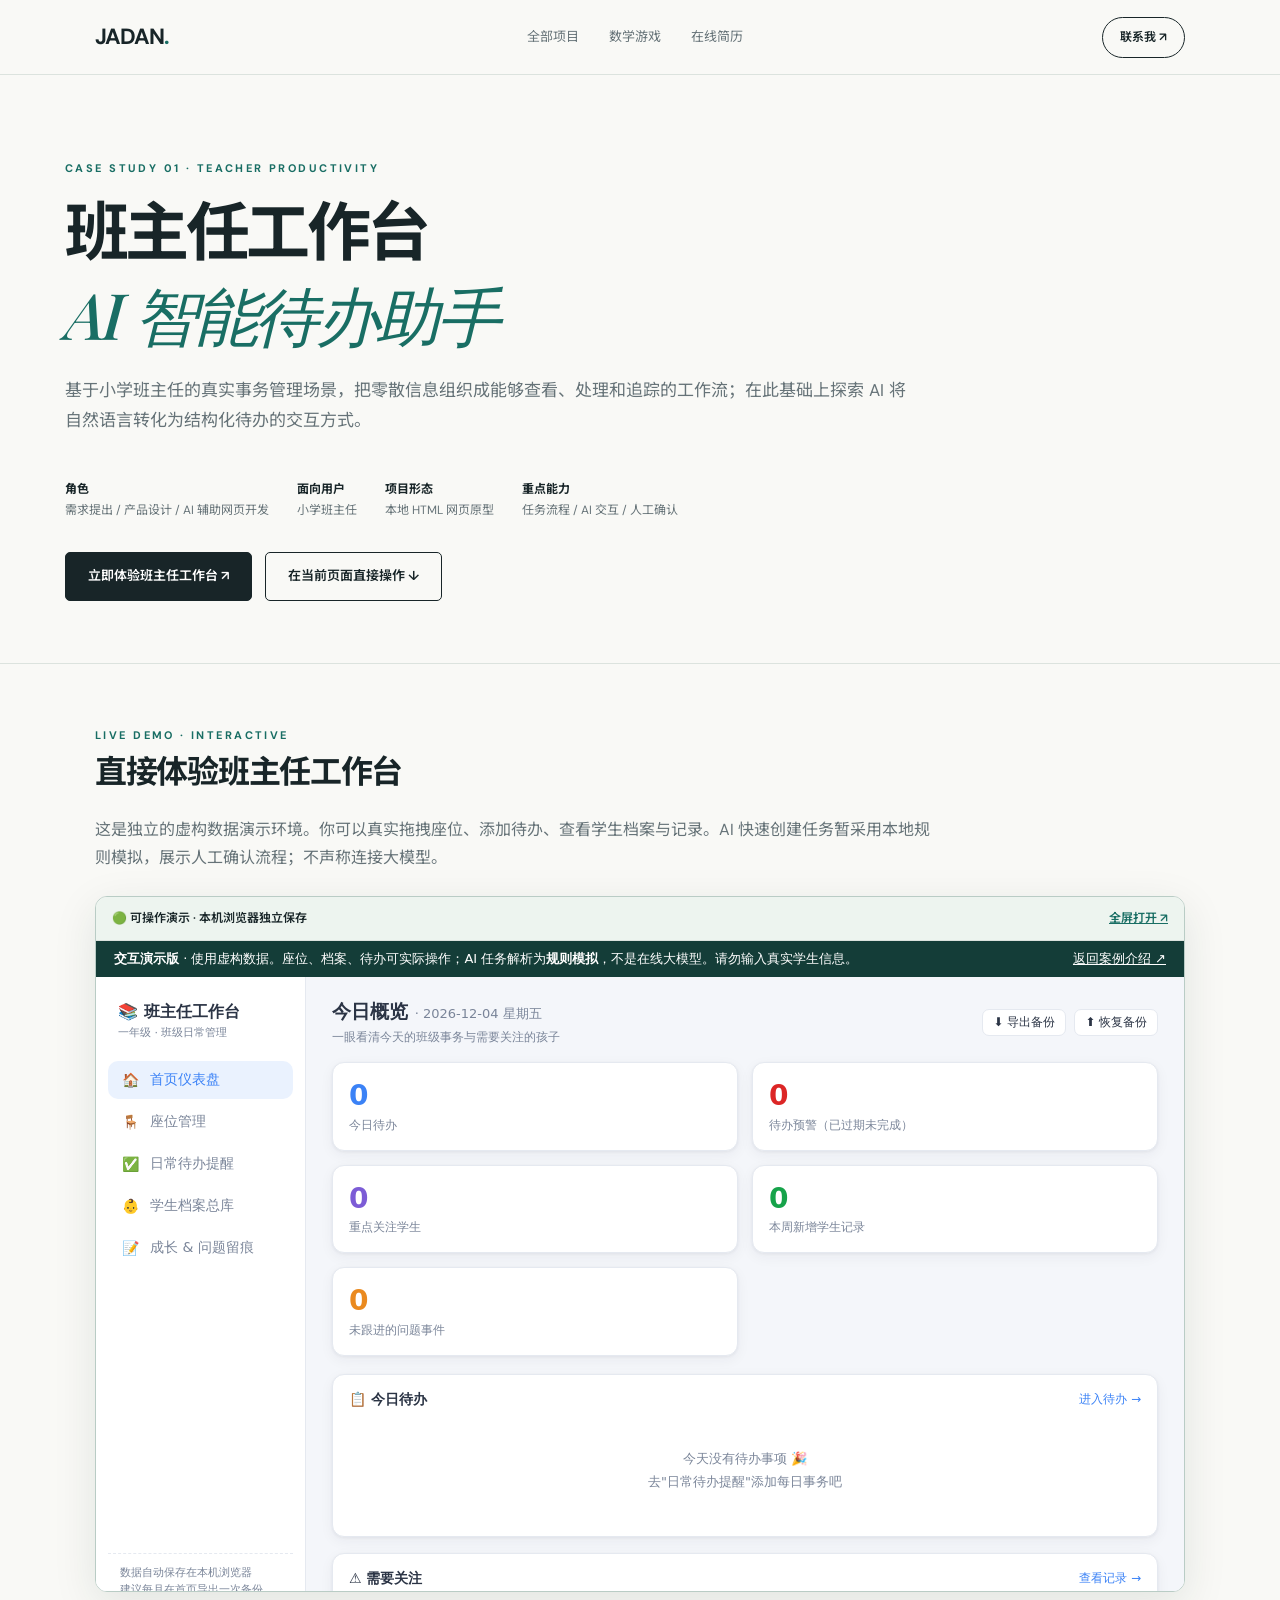
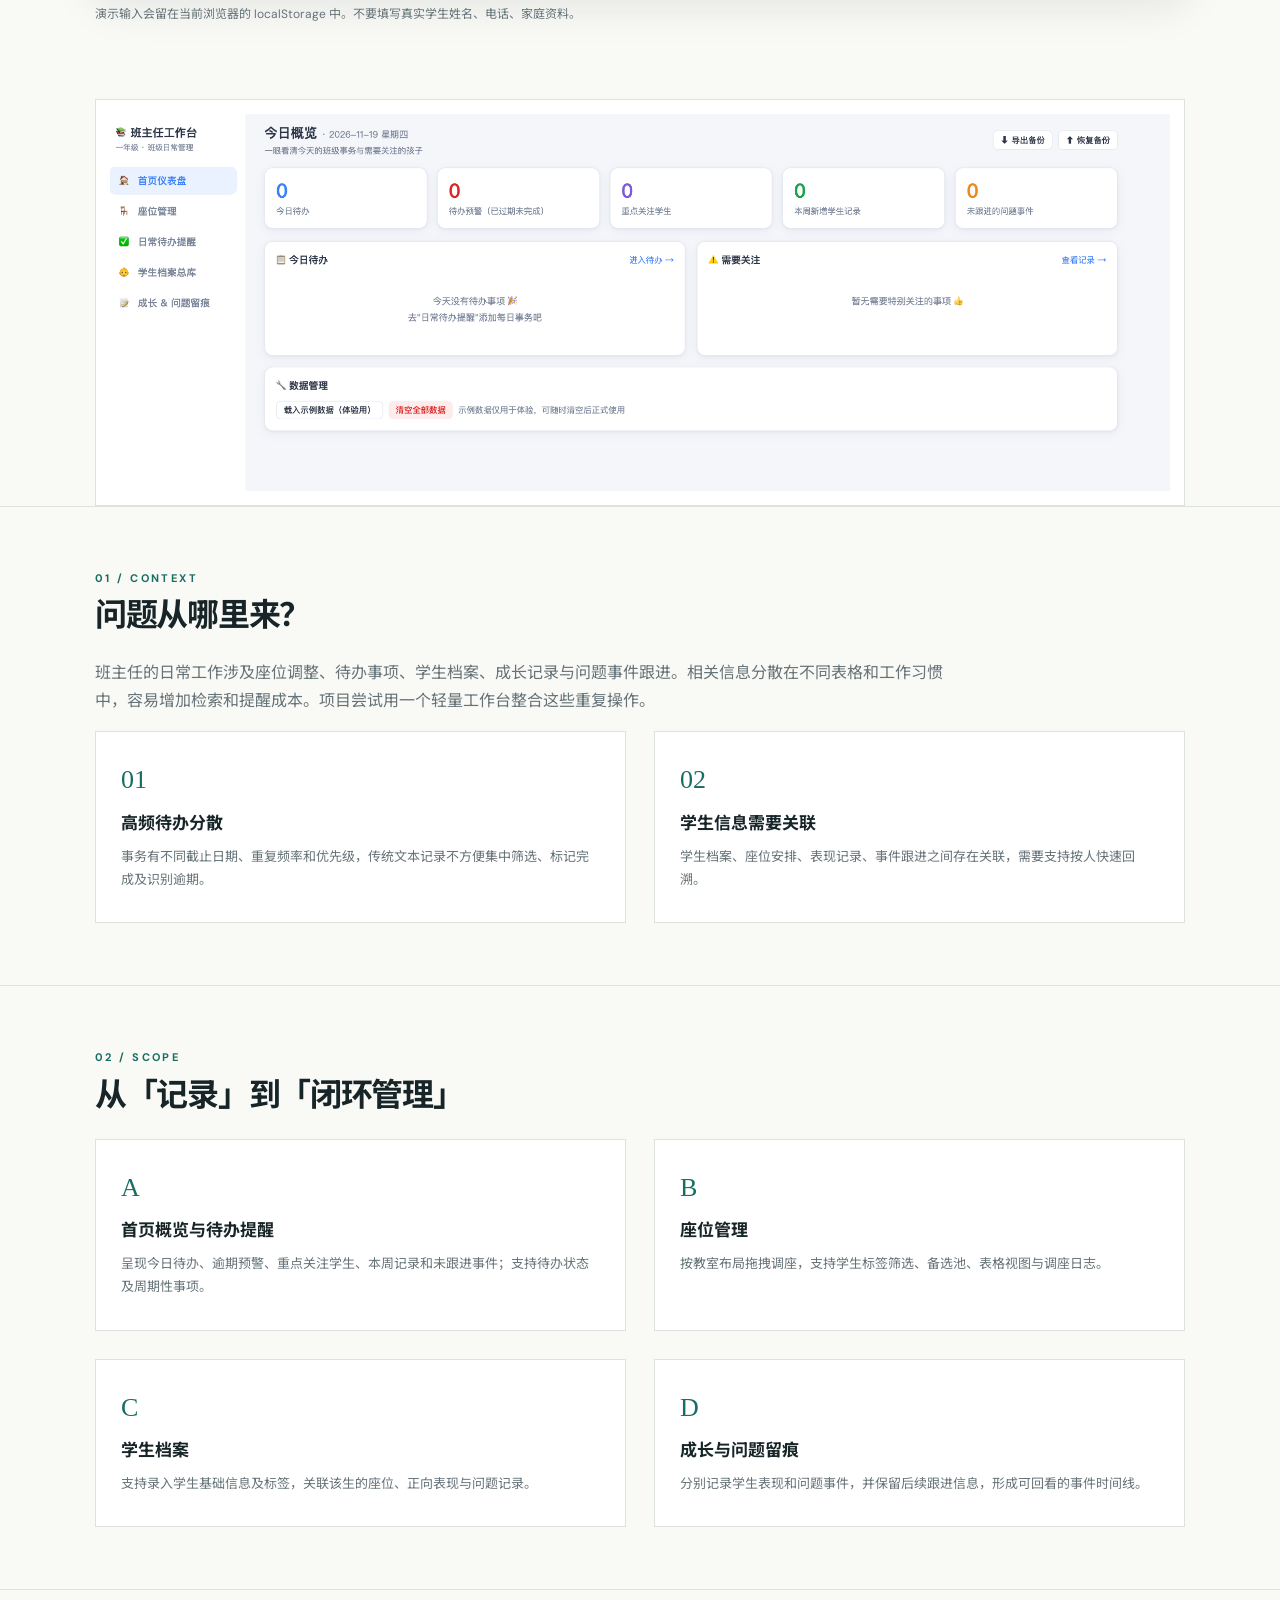
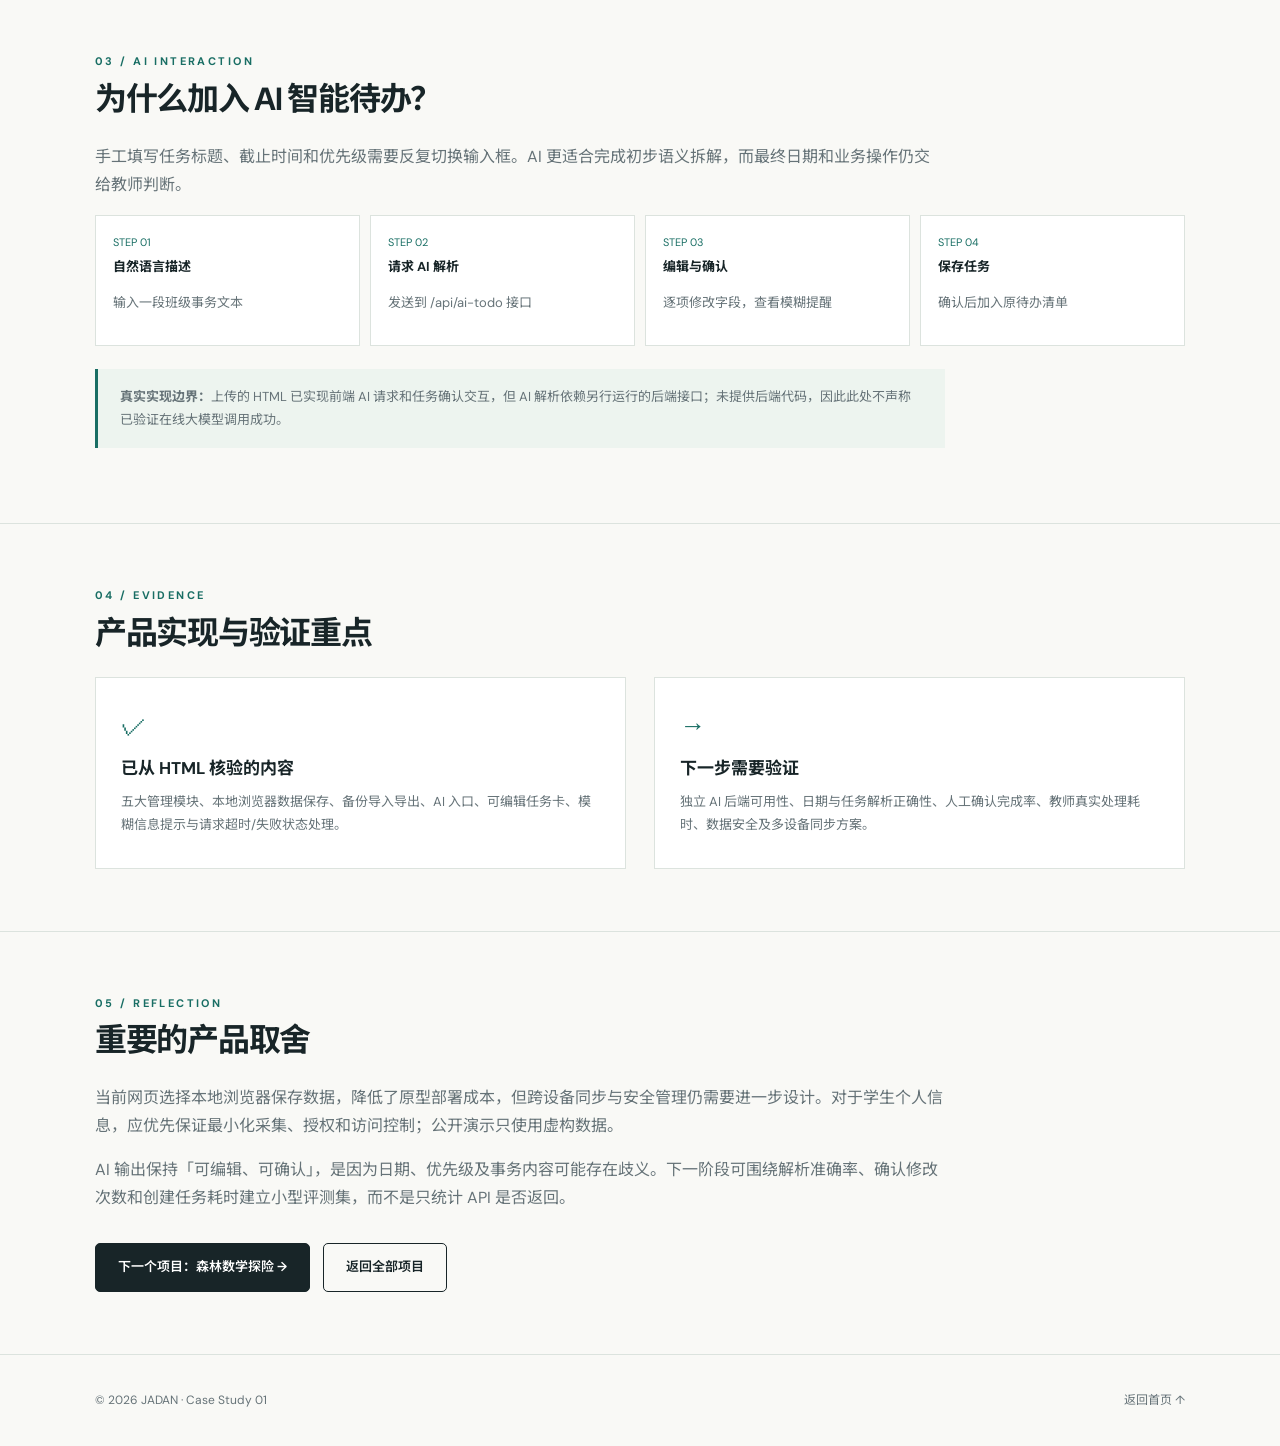
<file: teacher.html>
<!doctype html><html lang="zh-CN"><head><meta charset="UTF-8"><meta name="viewport" content="width=device-width,initial-scale=1"><title>班主任工作台 · 李嘉丹的产品作品集</title><meta name="description" content="班主任工作台：一线班级事务管理与AI智能待办设计案例。"><link rel="stylesheet" href="style.css"><script src="script.js" defer></script></head><body>
<header class="topbar"><nav class="wrap nav"><a class="brand" href="index.html">JADAN<span>.</span></a><button class="menu" aria-expanded="false" aria-label="展开导航">☰</button><div class="links"><a href="index.html#work">全部项目</a><a href="math.html">数学游戏</a><a href="resume.html">在线简历</a></div><a class="nav-contact" href="mailto:lijiadan_01@163.com">联系我 ↗</a></nav></header>
<main><div class="wrap page-hero"><div class="eyebrow">Case Study 01 · Teacher Productivity</div><h1>班主任工作台<br><span class="serif">AI 智能待办助手</span></h1><p class="summary">基于小学班主任的真实事务管理场景，把零散信息组织成能够查看、处理和追踪的工作流；在此基础上探索 AI 将自然语言转化为结构化待办的交互方式。</p><div class="meta"><div><strong>角色</strong>需求提出 / 产品设计 / AI 辅助网页开发</div><div><strong>面向用户</strong>小学班主任</div><div><strong>项目形态</strong>本地 HTML 网页原型</div><div><strong>重点能力</strong>任务流程 / AI 交互 / 人工确认</div></div><div class="actions"><a class="btn" href="teacher-demo.html" target="_blank" rel="noopener">立即体验班主任工作台 ↗</a><a class="btn ghost" href="#interactive-teacher">在当前页面直接操作 ↓</a></div></div>
<section id="interactive-teacher" class="case-section"><div class="wrap"><div class="eyebrow">LIVE DEMO · INTERACTIVE</div><h2>直接体验班主任工作台</h2><p>这是独立的虚构数据演示环境。你可以真实拖拽座位、添加待办、查看学生档案与记录。AI 快速创建任务暂采用本地规则模拟，展示人工确认流程；不声称连接大模型。</p><div class="demo-frame"><div class="demo-bar"><span>🟢 可操作演示 · 本机浏览器独立保存</span><a href="teacher-demo.html" target="_blank" rel="noopener">全屏打开 ↗</a></div><iframe loading="lazy" src="teacher-demo.html" title="班主任工作台真实可交互演示"></iframe></div><p class="conf">演示输入会留在当前浏览器的 localStorage 中。不要填写真实学生姓名、电话、家庭资料。</p></div></section>
<div class="wrap"><div class="case-media"><img src="assets/teacher-dashboard.png" alt="班主任工作台真实首页截图，当前没有载入学生数据"></div></div>
<section class="case-section"><div class="wrap"><div class="eyebrow">01 / Context</div><h2>问题从哪里来？</h2><p>班主任的日常工作涉及座位调整、待办事项、学生档案、成长记录与问题事件跟进。相关信息分散在不同表格和工作习惯中，容易增加检索和提醒成本。项目尝试用一个轻量工作台整合这些重复操作。</p><div class="columns"><div class="feature"><span class="no">01</span><h3>高频待办分散</h3><p>事务有不同截止日期、重复频率和优先级，传统文本记录不方便集中筛选、标记完成及识别逾期。</p></div><div class="feature"><span class="no">02</span><h3>学生信息需要关联</h3><p>学生档案、座位安排、表现记录、事件跟进之间存在关联，需要支持按人快速回溯。</p></div></div></div></section>
<section class="case-section"><div class="wrap"><div class="eyebrow">02 / Scope</div><h2>从「记录」到「闭环管理」</h2><div class="columns"><div class="feature"><span class="no">A</span><h3>首页概览与待办提醒</h3><p>呈现今日待办、逾期预警、重点关注学生、本周记录和未跟进事件；支持待办状态及周期性事项。</p></div><div class="feature"><span class="no">B</span><h3>座位管理</h3><p>按教室布局拖拽调座，支持学生标签筛选、备选池、表格视图与调座日志。</p></div><div class="feature"><span class="no">C</span><h3>学生档案</h3><p>支持录入学生基础信息及标签，关联该生的座位、正向表现与问题记录。</p></div><div class="feature"><span class="no">D</span><h3>成长与问题留痕</h3><p>分别记录学生表现和问题事件，并保留后续跟进信息，形成可回看的事件时间线。</p></div></div></div></section>
<section class="case-section"><div class="wrap"><div class="eyebrow">03 / AI Interaction</div><h2>为什么加入 AI 智能待办？</h2><p>手工填写任务标题、截止时间和优先级需要反复切换输入框。AI 更适合完成初步语义拆解，而最终日期和业务操作仍交给教师判断。</p><div class="step-flow"><div class="step"><small>STEP 01</small><strong>自然语言描述</strong><p>输入一段班级事务文本</p></div><div class="step"><small>STEP 02</small><strong>请求 AI 解析</strong><p>发送到 /api/ai-todo 接口</p></div><div class="step"><small>STEP 03</small><strong>编辑与确认</strong><p>逐项修改字段，查看模糊提醒</p></div><div class="step"><small>STEP 04</small><strong>保存任务</strong><p>确认后加入原待办清单</p></div></div><p class="note" style="margin-top:23px"><b>真实实现边界：</b>上传的 HTML 已实现前端 AI 请求和任务确认交互，但 AI 解析依赖另行运行的后端接口；未提供后端代码，因此此处不声称已验证在线大模型调用成功。</p></div></section>
<section class="case-section"><div class="wrap"><div class="eyebrow">04 / Evidence</div><h2>产品实现与验证重点</h2><div class="columns"><div class="feature"><span class="no">✓</span><h3>已从 HTML 核验的内容</h3><p>五大管理模块、本地浏览器数据保存、备份导入导出、AI 入口、可编辑任务卡、模糊信息提示与请求超时/失败状态处理。</p></div><div class="feature"><span class="no">→</span><h3>下一步需要验证</h3><p>独立 AI 后端可用性、日期与任务解析正确性、人工确认完成率、教师真实处理耗时、数据安全及多设备同步方案。</p></div></div></div></section>
<section class="case-section"><div class="wrap"><div class="eyebrow">05 / Reflection</div><h2>重要的产品取舍</h2><p>当前网页选择本地浏览器保存数据，降低了原型部署成本，但跨设备同步与安全管理仍需要进一步设计。对于学生个人信息，应优先保证最小化采集、授权和访问控制；公开演示只使用虚构数据。</p><p>AI 输出保持「可编辑、可确认」，是因为日期、优先级及事务内容可能存在歧义。下一阶段可围绕解析准确率、确认修改次数和创建任务耗时建立小型评测集，而不是只统计 API 是否返回。</p><div class="actions"><a class="btn" href="math.html">下一个项目：森林数学探险 →</a><a class="btn ghost" href="index.html#work">返回全部项目</a></div></div></section></main>
<footer><div class="wrap foot"><span>© 2026 JADAN · Case Study 01</span><a href="index.html">返回首页 ↑</a></div></footer></body></html>
</file>
<file: style.css>
@import url('https://fonts.googleapis.com/css2?family=DM+Sans:wght@400;500;600;700&family=Noto+Sans+SC:wght@400;500;600;700&family=Playfair+Display:wght@500;600&display=swap');
:root{--bg:#f9f9f6;--ink:#182528;--muted:#667378;--line:#dce3de;--accent:#196e64;--soft:#edf4ef;--white:#fff;--yellow:#eedcb5}*{box-sizing:border-box}html{scroll-behavior:smooth}body{margin:0;background:var(--bg);color:var(--ink);font-family:'DM Sans','Noto Sans SC',system-ui,sans-serif;line-height:1.75;-webkit-font-smoothing:antialiased}a{color:inherit;text-decoration:none}a:hover{color:var(--accent)}button{font:inherit}img{max-width:100%;display:block}.wrap{max-width:1150px;margin:auto;padding:0 30px}.topbar{position:sticky;top:0;z-index:30;background:rgba(249,249,246,.92);backdrop-filter:blur(14px);border-bottom:1px solid var(--line)}.nav{height:74px;display:flex;align-items:center;justify-content:space-between;gap:18px}.brand{font-weight:700;letter-spacing:-.05em;font-size:22px}.brand span{color:var(--accent)}.links{display:flex;gap:30px;align-items:center;font-size:13px;color:var(--muted)}.links a:hover,.links a[aria-current=page]{color:var(--accent)}.nav-contact{border:1px solid var(--ink);border-radius:100px;padding:9px 17px;font-size:12px;font-weight:600}.menu{display:none;background:none;border:0;font-size:24px;cursor:pointer}.eyebrow{font-size:11px;text-transform:uppercase;letter-spacing:.22em;color:var(--accent);font-weight:700}.hero{padding:124px 0 110px;display:grid;grid-template-columns:1.42fr .58fr;gap:70px;align-items:end}.hero h1{font-size:clamp(44px,6vw,83px);letter-spacing:-.065em;line-height:1.22;margin:18px 0 22px;font-weight:600}.serif{font-family:'Playfair Display',Georgia,serif;font-weight:500;font-style:italic;color:var(--accent)}.intro{max-width:660px;color:var(--muted);font-size:17px}.actions{display:flex;gap:13px;margin-top:31px;flex-wrap:wrap}.btn{display:inline-flex;gap:10px;align-items:center;justify-content:center;padding:12px 22px;border:1px solid var(--ink);background:var(--ink);color:white;border-radius:5px;font-size:13px;font-weight:600;cursor:pointer;transition:transform .2s,background .2s}.btn:hover{color:#fff;background:var(--accent);border-color:var(--accent);transform:translateY(-2px)}.btn.ghost{background:transparent;color:var(--ink)}.btn.ghost:hover{background:var(--soft);color:var(--accent)}.hero-side{border-left:1px solid var(--line);padding-left:28px}.hero-side .big{font-size:51px;font-family:Georgia,serif;line-height:1}.hero-side p{color:var(--muted);font-size:13px;margin:9px 0 26px}.tags{display:flex;gap:8px;flex-wrap:wrap}.tag{font-size:11px;letter-spacing:.02em;padding:6px 11px;border:1px solid var(--line);border-radius:100px;color:var(--muted)}section{scroll-margin-top:95px}.section{padding:70px 0 92px;border-top:1px solid var(--line)}.section-heading{display:flex;align-items:end;justify-content:space-between;gap:20px;margin-bottom:39px}.section-heading h2{font-size:clamp(30px,4vw,51px);letter-spacing:-.05em;line-height:1.25;font-weight:600;margin:10px 0 0}.section-heading p{font-size:13px;color:var(--muted);max-width:350px}.project-grid{display:grid;grid-template-columns:1fr 1fr;gap:24px}.project{display:block;border:1px solid var(--line);background:#fff;overflow:hidden;transition:transform .2s,box-shadow .2s}.project:hover{transform:translateY(-6px);box-shadow:0 18px 50px #112d2614;color:inherit}.project-visual{height:280px;background:#dfece7;display:flex;align-items:center;justify-content:center;overflow:hidden;position:relative}.project-visual img{width:100%;height:100%;object-fit:cover;object-position:top left;transition:transform .4s}.project:hover img{transform:scale(1.025)}.project-visual.math{background:linear-gradient(125deg,#e0f2d5 0%,#b7d8bf 60%,#dcecd4 100%)}.math-art{width:80%;height:78%;border:9px solid #f9fffa;border-radius:22px;background:#fcfff8;box-shadow:0 18px 25px #2a5d3440;display:flex;flex-direction:column;align-items:center;justify-content:space-around;transform:rotate(-3deg);font-size:16px;color:#365d35}.math-art strong{font-size:56px;color:#245c43;letter-spacing:-.05em}.math-art small{background:#cbeac3;border-radius:30px;padding:6px 18px}.pbody{padding:26px 28px 28px}.pnum{color:var(--accent);font-size:11px;font-weight:700;letter-spacing:.15em}.pbody h3{font-size:25px;letter-spacing:-.04em;line-height:1.3;margin:9px 0 11px}.pbody p{font-size:13px;color:var(--muted);margin:0 0 24px;min-height:65px}.pfoot{display:flex;justify-content:space-between;align-items:center;border-top:1px solid var(--line);padding-top:15px;font-size:12px}.timeline{display:grid;grid-template-columns:1fr 1fr;gap:28px}.timeline-item{padding:24px 0;border-bottom:1px solid var(--line)}.timeline-item small{color:var(--accent);font-size:12px}.timeline-item h3{font-size:19px;margin:7px 0 5px}.timeline-item p{font-size:13px;color:var(--muted);margin:0}.about-grid{display:grid;grid-template-columns:.9fr 1.1fr;gap:80px}.about-grid .lead{font-size:22px;line-height:1.8;letter-spacing:-.02em;margin:8px 0}.fact{display:flex;gap:18px;padding:14px 0;border-bottom:1px solid var(--line);font-size:13px}.fact b{width:90px;flex-shrink:0}.fact span{color:var(--muted)}footer{border-top:1px solid var(--line);padding:35px 0;color:var(--muted);font-size:12px}.foot{display:flex;justify-content:space-between;gap:20px;flex-wrap:wrap}.page-hero{padding:84px 0 62px}.page-hero h1{font-size:clamp(38px,5.1vw,64px);letter-spacing:-.055em;line-height:1.25;margin:16px 0}.page-hero .summary{font-size:17px;max-width:850px;color:var(--muted)}.meta{display:flex;flex-wrap:wrap;gap:28px;padding-top:26px;font-size:12px;color:var(--muted)}.meta strong{color:var(--ink);display:block}.case-media{border:1px solid var(--line);padding:14px;background:white}.case-media img{width:100%}.case-section{border-top:1px solid var(--line);padding:62px 0}.case-section h2{font-size:32px;line-height:1.25;letter-spacing:-.04em;margin:7px 0 24px}.case-section p{color:var(--muted);max-width:850px}.columns{display:grid;grid-template-columns:1fr 1fr;gap:28px}.feature{border:1px solid var(--line);padding:25px;background:#fff}.feature .no{font-family:Georgia,serif;color:var(--accent);font-size:26px}.feature h3{font-size:17px;margin:6px 0}.feature p{font-size:13px;line-height:1.8;margin:6px 0}.step-flow{display:grid;grid-template-columns:repeat(4,1fr);gap:10px}.step-flow .step{border:1px solid var(--line);padding:17px;background:#fff;font-size:13px}.step-flow .step small{display:block;color:var(--accent);margin-bottom:5px}.note{background:var(--soft);border-left:3px solid var(--accent);padding:17px 22px;font-size:13px;color:#455b55}.placeholder{border:2px dashed #bccfc5;border-radius:6px;min-height:260px;background:linear-gradient(45deg,#f0f6ee,#fafdf8);display:flex;flex-direction:column;align-items:center;justify-content:center;color:#688377;text-align:center;padding:25px}.placeholder strong{font-size:17px;color:#436659}.placeholder small{max-width:440px}.resume-grid{display:grid;grid-template-columns:1fr 1fr;gap:50px}.resume-block{border-top:1px solid var(--line);padding:23px 0}.resume-block h3{font-size:18px;margin:4px 0}.resume-block p,.resume-block li{font-size:13px;color:var(--muted)}.resume-block ul{padding-left:19px}.resume-block time{font-size:12px;color:var(--accent)}.resume-actions{margin:15px 0 40px}.conf{font-size:12px;color:var(--muted)}@media(max-width:800px){.wrap{padding:0 20px}.links{display:none;position:absolute;top:74px;left:0;right:0;background:var(--bg);padding:20px;flex-direction:column;align-items:flex-start;border-bottom:1px solid var(--line)}.links.open{display:flex}.menu{display:block}.nav-contact{display:none}.hero{padding:84px 0 65px;grid-template-columns:1fr;gap:30px}.hero-side{border-left:0;border-top:1px solid var(--line);padding:22px 0 0}.hero-side .big{font-size:37px}.project-grid,.timeline,.about-grid,.columns,.resume-grid{grid-template-columns:1fr}.step-flow{grid-template-columns:1fr 1fr}.section{padding:55px 0}.section-heading{align-items:start;flex-direction:column}.project-visual{height:240px}.page-hero{padding:65px 0 44px}}@media print{.topbar,.actions,footer,.btn,.nav-contact{display:none!important}body{background:white;font-size:12px}.wrap{max-width:none}.page-hero{padding:12px 0}.case-section{padding:15px 0}.resume-grid{grid-template-columns:1fr 1fr}.resume-block{break-inside:avoid}.section{padding:25px 0}}

/* interactive portfolio embeds */
.demo-frame{border:1px solid #b9ccc5;background:#fff;border-radius:12px;overflow:hidden;box-shadow:0 12px 44px rgba(20,52,43,.10);margin:24px 0 12px}.demo-bar{display:flex;gap:10px;justify-content:space-between;align-items:center;flex-wrap:wrap;padding:11px 16px;background:#edf4ef;border-bottom:1px solid #dce3de;font-size:12px;font-weight:600}.demo-bar a{color:#196e64;text-decoration:underline}.demo-frame iframe{border:0;display:block;width:100%;height:650px;background:#f4f6fa}.case-section .demo-frame+p{margin-top:9px}@media(max-width:800px){.demo-frame iframe{height:620px}.demo-bar{font-size:11px}}
</file>
